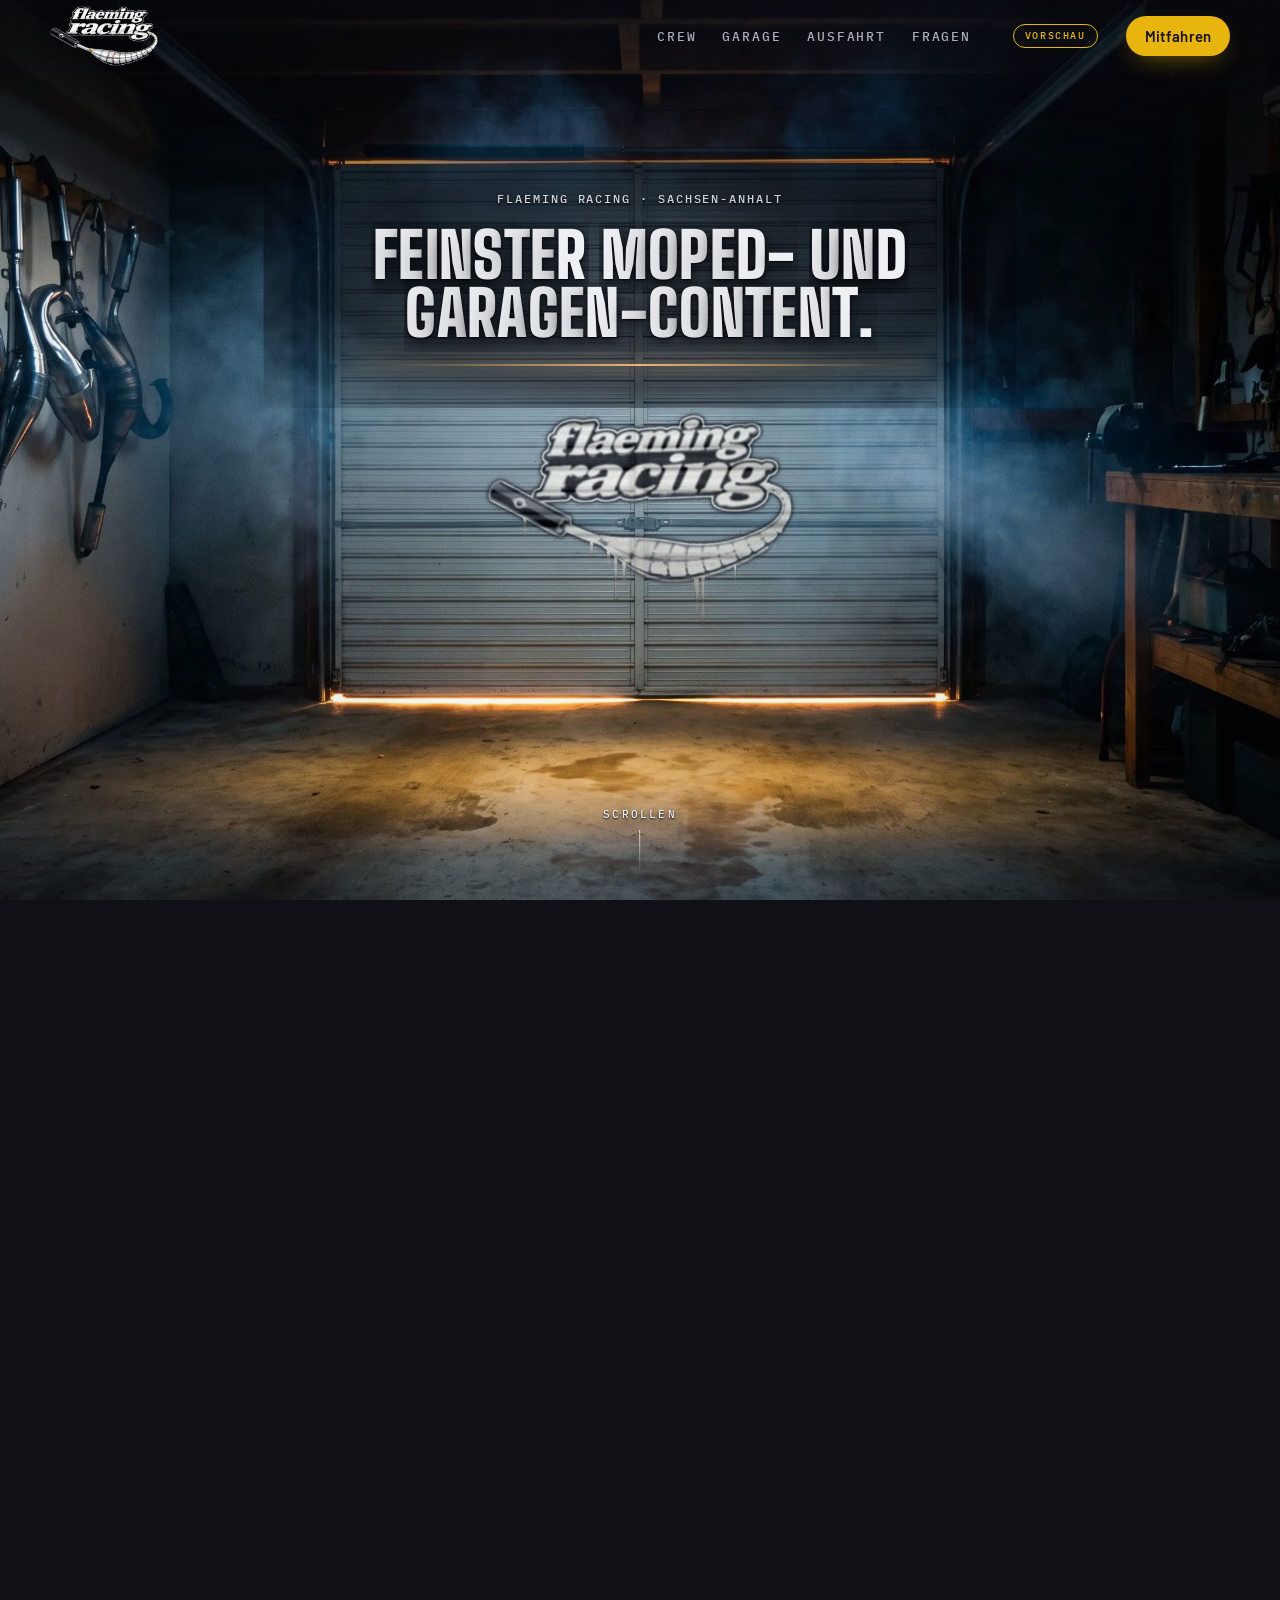
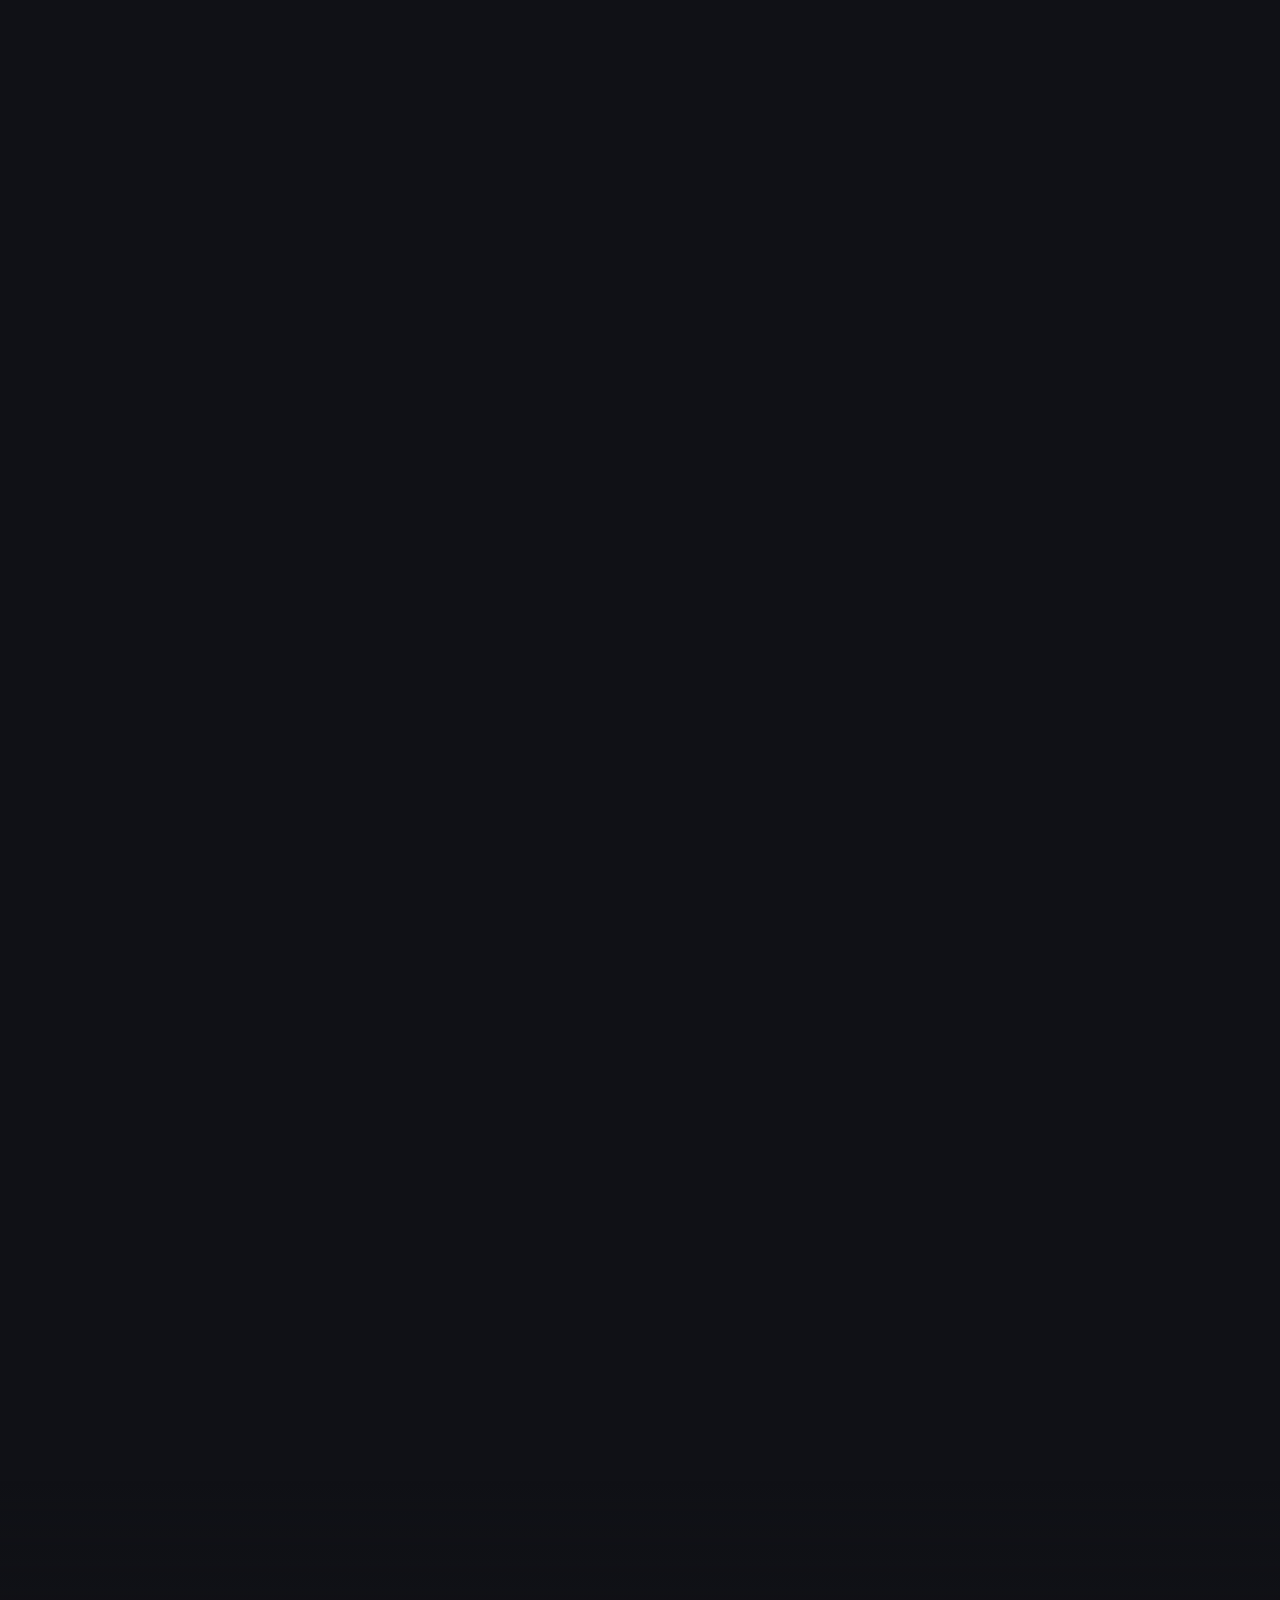
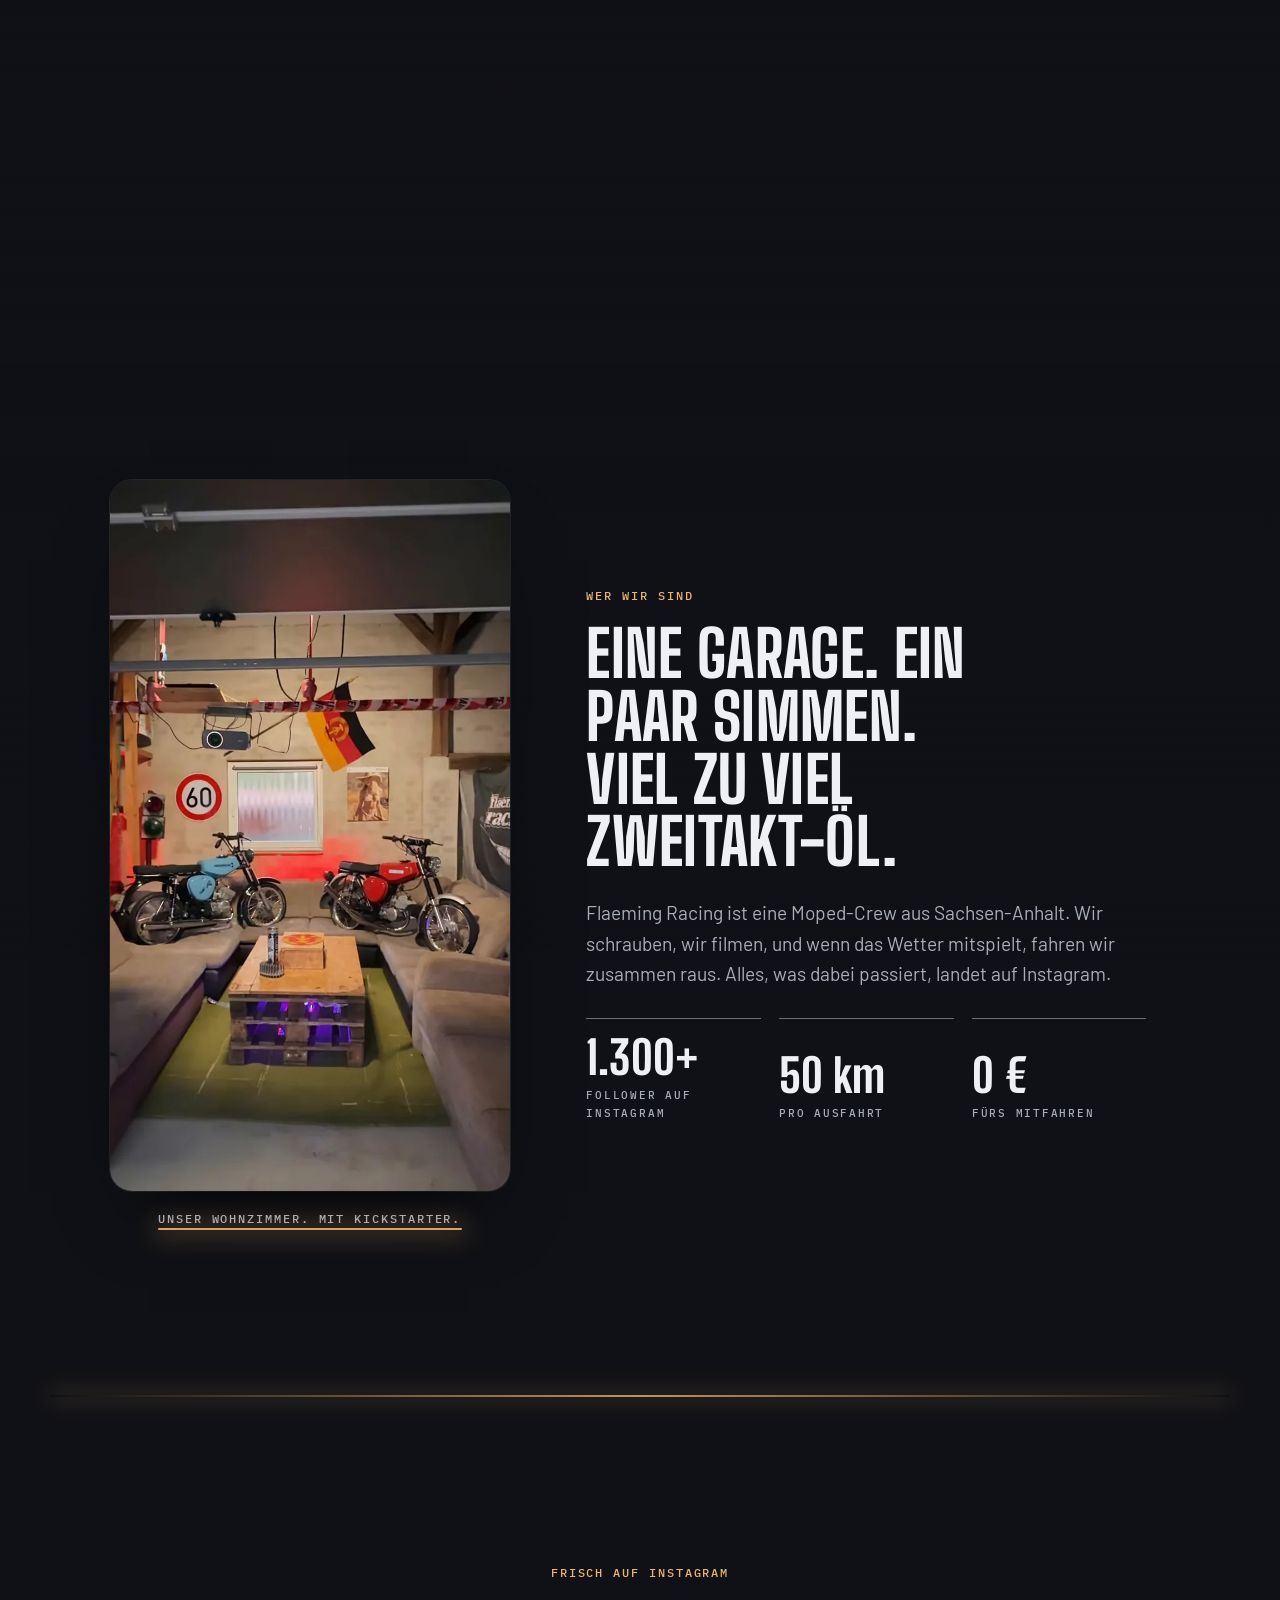
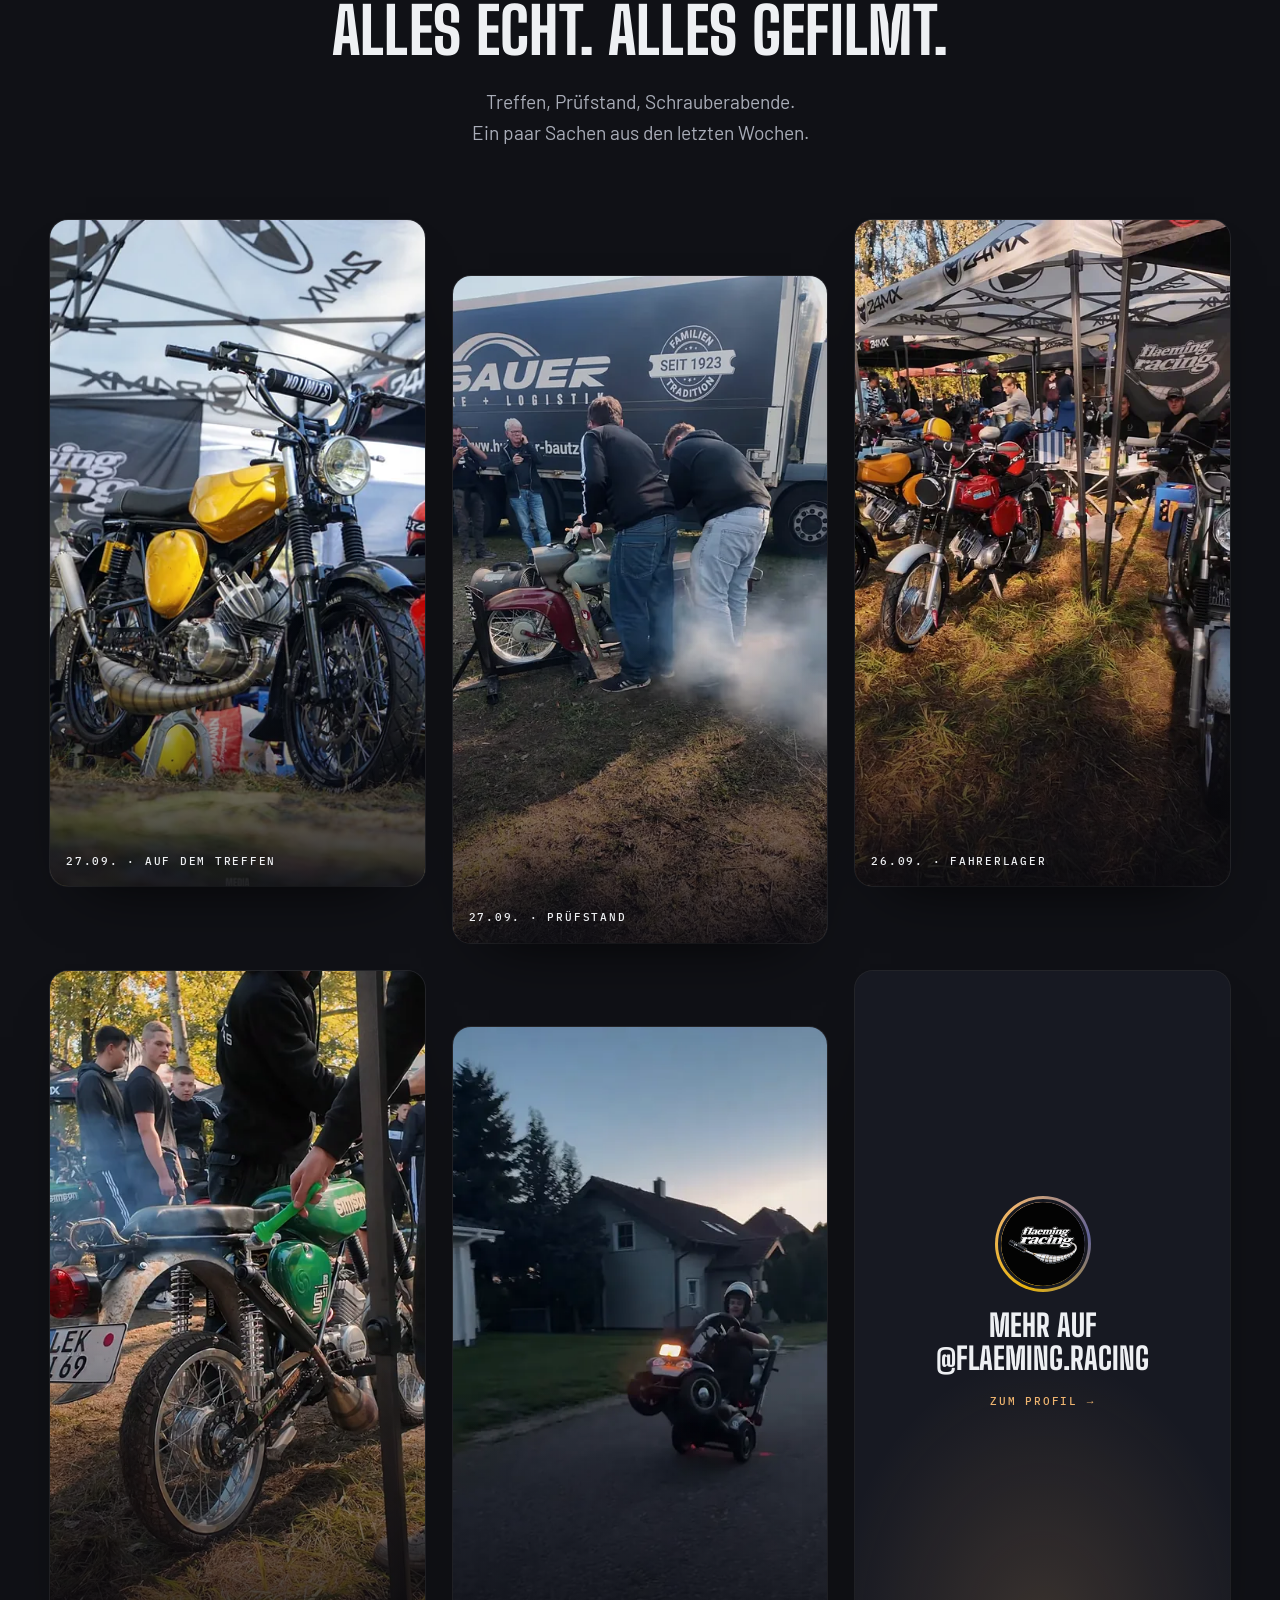
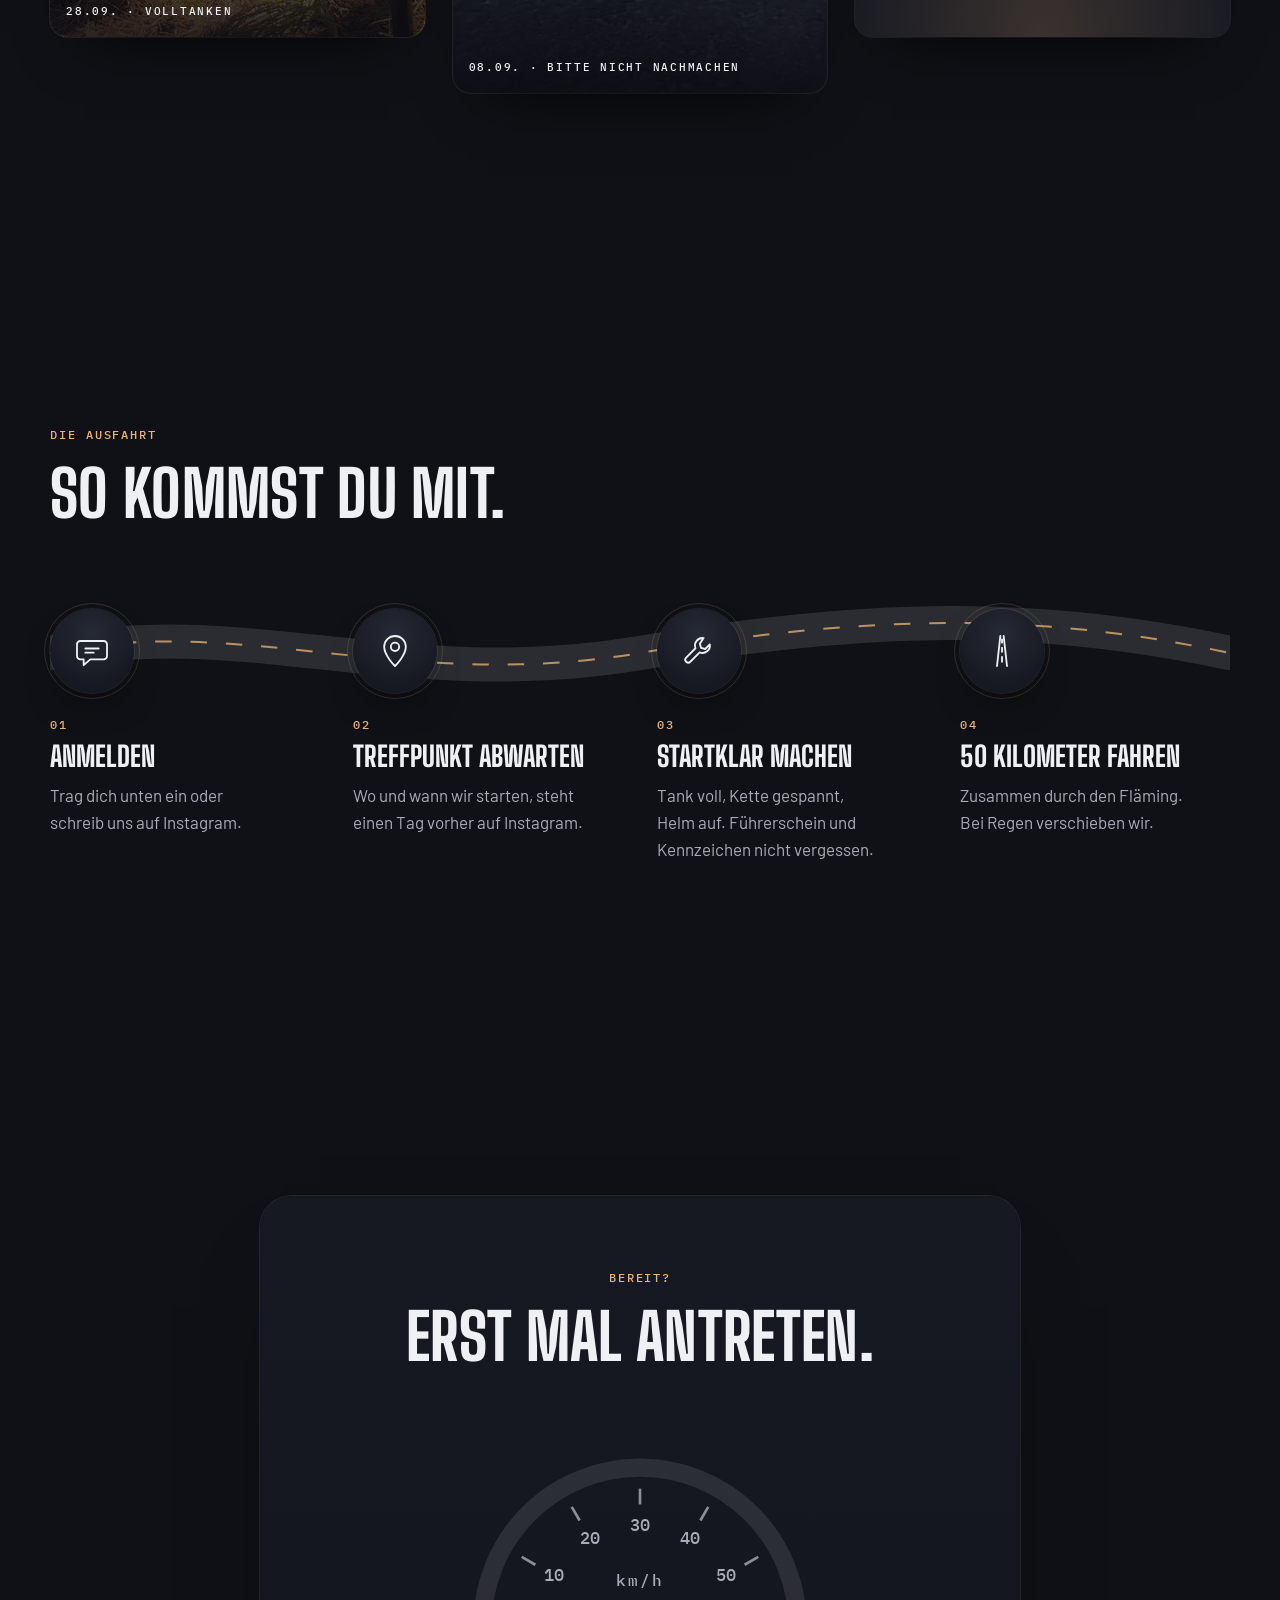
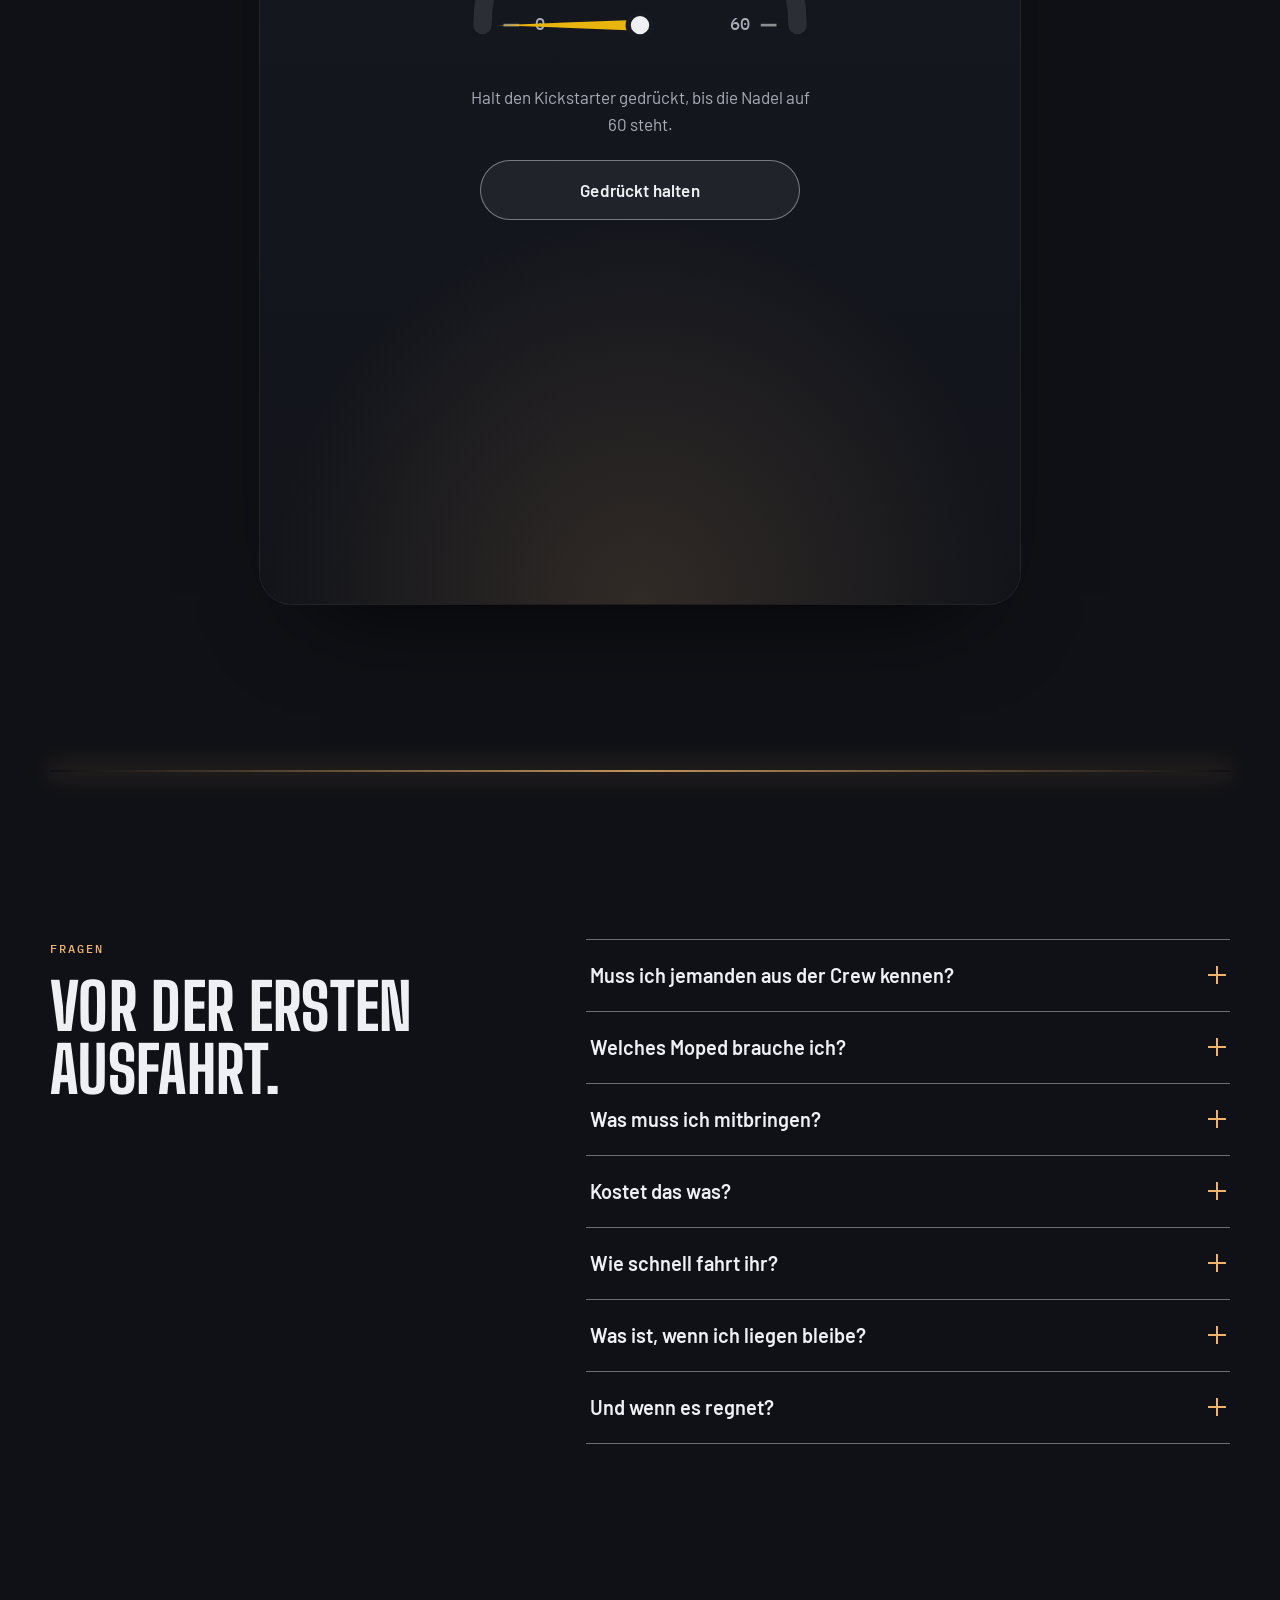
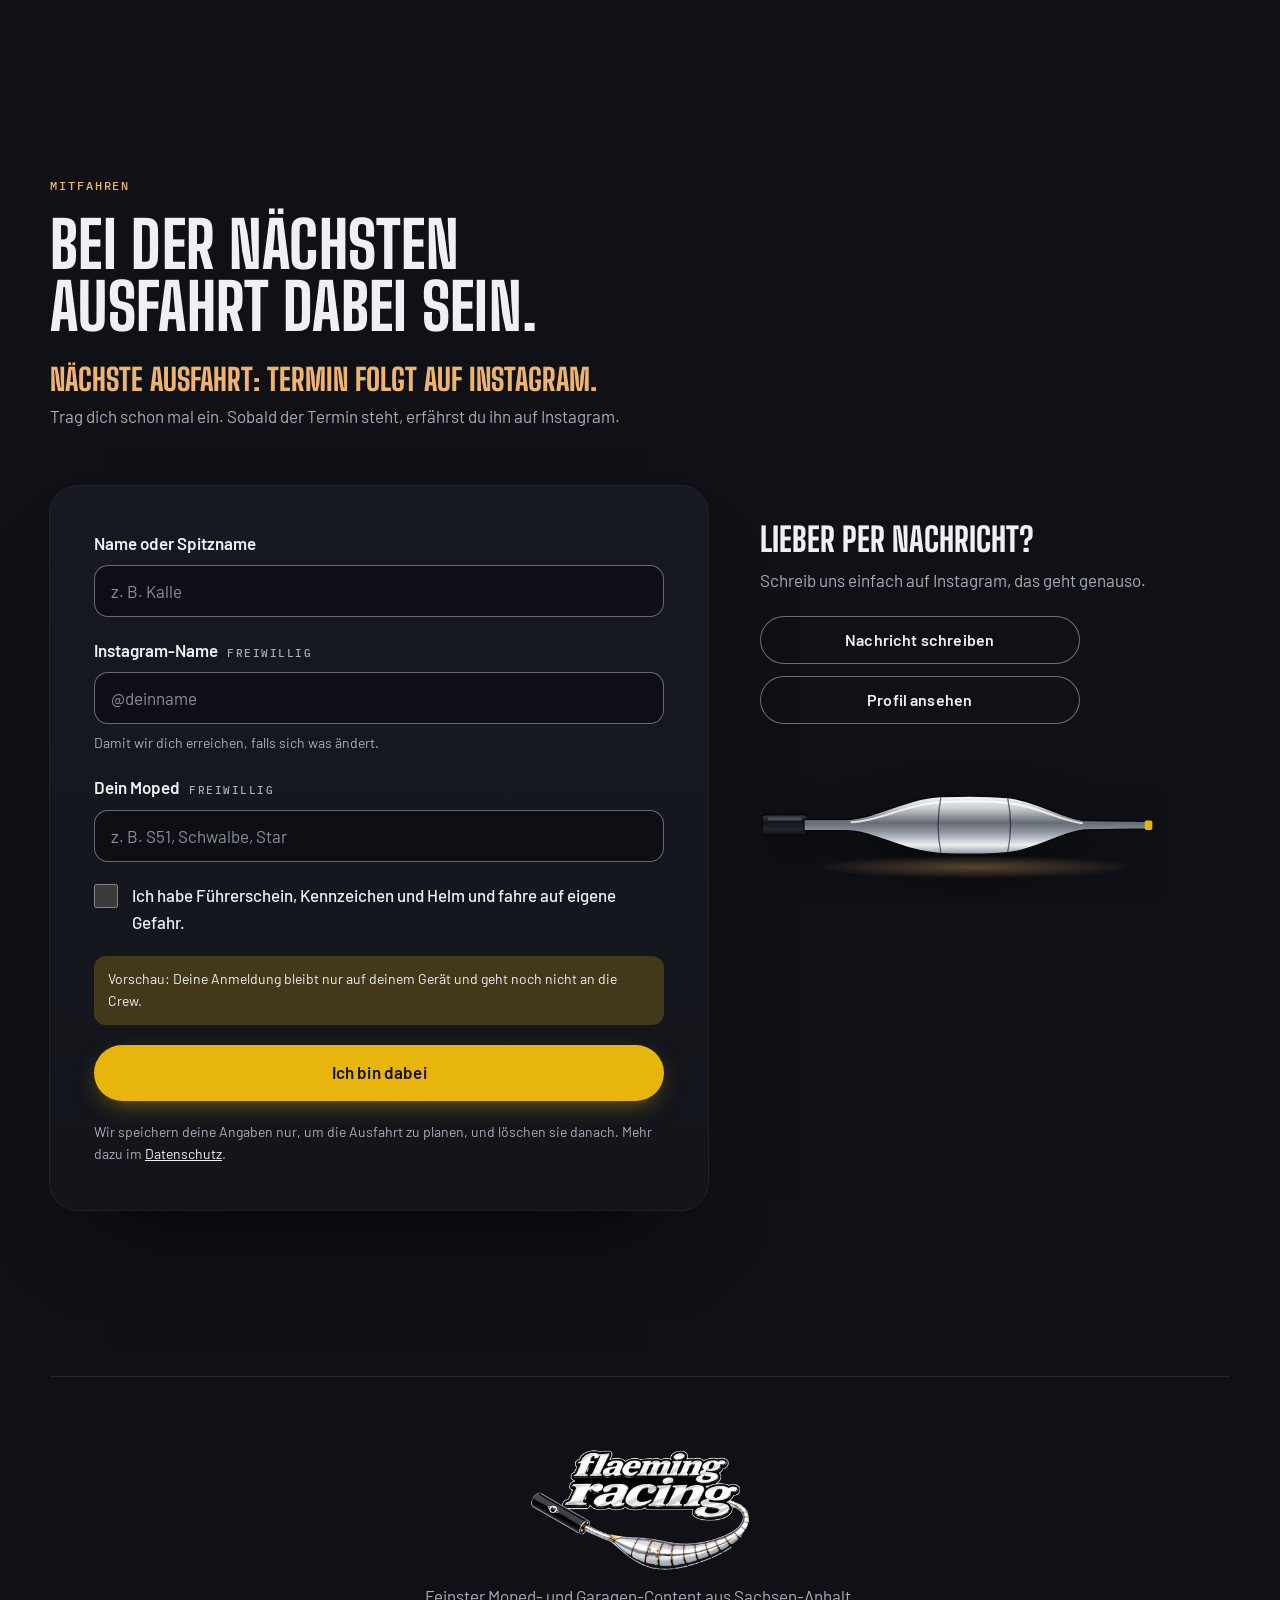
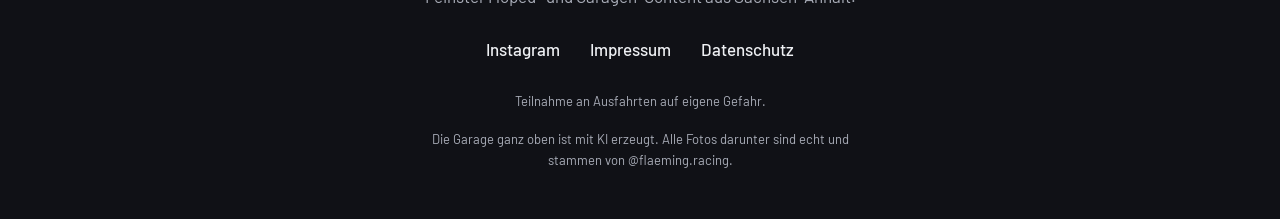
<file: index.html>
<!doctype html>
<html lang="de">
<head>
<meta charset="utf-8">
<meta name="viewport" content="width=device-width, initial-scale=1, viewport-fit=cover">
<title>Flaeming Racing · Moped-Ausfahrten und Garagen-Content</title>
<meta name="description" content="Flaeming Racing ist eine Moped-Crew aus Sachsen-Anhalt: Simsons, Garage, Instagram und Ausfahrten durch den Fläming. Melde dich zur nächsten Ausfahrt an, Mitfahren ist kostenlos.">
<!-- VORSCHAU: Für den echten Start „fr-modus“ auf „live“ stellen und die robots-Zeile entfernen. -->
<meta name="fr-modus" content="vorschau">
<meta name="robots" content="noindex, nofollow">
<meta name="theme-color" content="#101116">
<meta name="color-scheme" content="dark">
<link rel="icon" href="data:image/svg+xml,%3Csvg xmlns='http://www.w3.org/2000/svg' viewBox='0 0 64 64'%3E%3Crect width='64' height='64' rx='14' fill='%23101116'/%3E%3Cdefs%3E%3ClinearGradient id='c' x1='0' y1='0' x2='0' y2='1'%3E%3Cstop offset='0' stop-color='%23f4f5f7'/%3E%3Cstop offset='.55' stop-color='%23969ba6'/%3E%3Cstop offset='1' stop-color='%23e3e6ea'/%3E%3C/linearGradient%3E%3C/defs%3E%3Cpath d='M7 30h7c6 0 9-8 19-8 9 0 14 4 18 8l5 2v4l-5 2c-4 4-9 8-18 8-10 0-13-8-19-8H7z' fill='url(%23c)'/%3E%3Crect x='51' y='31' width='8' height='6' rx='2' fill='%23e8b40e'/%3E%3C/svg%3E">
<link rel="preload" href="assets/fonts/big-shoulders-display.woff2" as="font" type="font/woff2" crossorigin>
<link rel="preload" href="assets/fonts/barlow-400.woff2" as="font" type="font/woff2" crossorigin>
<link rel="stylesheet" href="assets/fonts/fonts.css">
<link rel="stylesheet" href="assets/css/site.css">
<!-- DEPLOY STEP: og:url und og:image brauchen die echte Adresse der Seite (absolute URLs). Jetzt: Vorschau-Adresse. -->
<meta property="og:type" content="website">
<meta property="og:locale" content="de_DE">
<meta property="og:title" content="Flaeming Racing · Fahr mit uns raus">
<meta property="og:description" content="Moped-Crew aus Sachsen-Anhalt. Simsons, Garage und Ausfahrten durch den Fläming. 50 Kilometer, kostenlos.">
<meta property="og:url" content="https://finnmarinov-lgtm.github.io/flaeming-racing-vorschau/">
<meta property="og:image" content="https://finnmarinov-lgtm.github.io/flaeming-racing-vorschau/assets/og-bild.jpg">
<meta property="og:image:width" content="1200">
<meta property="og:image:height" content="630">
<meta name="twitter:card" content="summary_large_image">
<script>document.documentElement.classList.add('js');if(!matchMedia('(prefers-reduced-motion: reduce)').matches)document.documentElement.classList.add('scrub');</script>
</head>
<body>
<a class="skip" href="#main">Zum Inhalt springen</a>

<div class="env" aria-hidden="true">
  <div class="env-glow"></div>
  <div class="env-haze h1"></div><div class="env-haze h2"></div><div class="env-haze h3"></div>
  <div class="env-grain"></div>
</div>

<header class="nav" id="nav">
  <a class="nav-logo" href="#top" aria-label="Flaeming Racing, nach oben">
    <img src="assets/bilder/logo-360.webp" srcset="assets/bilder/logo-360.webp 360w, assets/bilder/logo-720.webp 721w" sizes="110px" alt="Flaeming Racing" width="721" height="400">
  </a>
  <nav class="nav-links" aria-label="Abschnitte">
    <a href="#crew">Crew</a>
    <a href="#garage">Garage</a>
    <a href="#ausfahrt">Ausfahrt</a>
    <a href="#fragen">Fragen</a>
  </nav>
  <span class="vorschau-chip mono" title="Diese Seite ist eine Vorschau">Vorschau</span>
  <a class="btn btn-gelb btn-klein" href="#mitfahren">Mitfahren</a>
</header>

<main id="main" tabindex="-1">

  <!-- ===== Held: das Garagentor ===== -->
  <section class="hero" id="top" aria-label="Flaeming Racing">
    <div class="wrap">
      <div class="stage" id="stage" aria-hidden="true">
        <img class="lay offen" data-src="assets/hero/garage-offen.webp" alt="" width="2752" height="1536" decoding="async" fetchpriority="high">
        <div class="lay beam"></div>
        <img class="lay waende" data-src="assets/hero/garage-zu-waende.webp" alt="" width="2752" height="1536" decoding="async" fetchpriority="high">
        <div class="torclip"><img data-src="assets/hero/tor.webp" alt="" width="1024" height="934" decoding="async" fetchpriority="high"></div>
        <div class="torglow"></div>
        <div class="dunst-ebene"><div class="dunst d1"></div><div class="dunst d2"></div><div class="dunst d3"></div></div>
      </div>
      <div class="scrim" aria-hidden="true"></div>
      <div class="ecke ecke-l" id="ecke-l" aria-hidden="true"></div>
      <div class="ecke ecke-r" id="ecke-r" aria-hidden="true"></div>
      <div class="nachtschleier" id="nachtschleier" aria-hidden="true"></div>

      <div class="bands" id="bands">
        <div class="band b1" data-a="0" data-b="0.22" data-ramp="0.05">
          <p class="kicker">Flaeming Racing · Sachsen-Anhalt</p>
          <h1 class="h-held split" data-fx="spalt">Feinster Moped- und Garagen-Content.</h1>
          <span class="spaltlinie" aria-hidden="true"></span>
        </div>
        <div class="band b2" data-a="0.26" data-b="0.48">
          <p class="h-band split" data-fx="heben">Hier wird geschraubt.</p>
          <p class="unter split" data-fx="heben">Simsons, Chrom und Zweitakt-Dunst.</p>
        </div>
        <div class="band b3" data-a="0.52" data-b="0.74" data-ramp="0.04">
          <div class="blur-paar">
            <p class="h-band weich" aria-hidden="true">Bis das Tor aufgeht.</p>
            <p class="h-band scharf">Bis das Tor aufgeht.</p>
          </div>
        </div>
        <div class="band b4" data-a="0.78" data-b="1">
          <h2 class="h-held split" data-fx="wort">Fahr mit uns raus.</h2>
          <p class="unter staffel-s">Moped-Ausfahrten durch den Fläming. 50&nbsp;Kilometer, eine Crew, kostenlos.</p>
          <div class="knoepfe staffel-b">
            <a class="btn btn-gelb" href="#mitfahren">Bei der nächsten Ausfahrt dabei sein</a>
            <a class="btn btn-glas" href="https://www.instagram.com/flaeming.racing/" target="_blank" rel="noopener">Auf Instagram folgen</a>
          </div>
        </div>
      </div>

      <!-- Standbild-Text: ohne JavaScript und bei reduzierter Bewegung -->
      <div class="statisch">
        <p class="kicker">Flaeming Racing · Sachsen-Anhalt</p>
        <p class="h-held">Fahr mit uns raus.</p>
        <p class="unter">Feinster Moped- und Garagen-Content. Und Ausfahrten durch den Fläming, 50&nbsp;Kilometer, kostenlos.</p>
        <div class="knoepfe">
          <a class="btn btn-gelb" href="#mitfahren">Bei der nächsten Ausfahrt dabei sein</a>
          <a class="btn btn-glas" href="https://www.instagram.com/flaeming.racing/" target="_blank" rel="noopener">Auf Instagram folgen</a>
        </div>
      </div>

      <div class="cue" aria-hidden="true"><span>Scrollen</span><i></i></div>
      <svg class="ring" viewBox="0 0 48 48" aria-hidden="true"><circle cx="24" cy="24" r="20" fill="none" stroke="currentColor" stroke-width="3" stroke-dasharray="126" style="stroke-dashoffset:var(--ld,126)"/></svg>
    </div>
  </section>

  <!-- Übergang: Die Nacht schiebt sich über die stehende Szene (nur mit Torfahrt) -->
  <div class="nacht" aria-hidden="true"></div>

  <!-- Markenzeichen: der Auspuff zieht sich durch die Seite -->
  <div class="auspuff-feld" id="auspuff" aria-hidden="true">
    <svg class="auspuff" preserveAspectRatio="none">
      <defs>
        <linearGradient id="chrom" gradientUnits="userSpaceOnUse" x1="41" y1="0" x2="51" y2="0">
          <stop offset="0" stop-color="#4b5059"/>
          <stop offset=".3" stop-color="#f4f5f7"/>
          <stop offset=".55" stop-color="#8f959f"/>
          <stop offset=".82" stop-color="#d9dde2"/>
          <stop offset="1" stop-color="#4b5059"/>
        </linearGradient>
      </defs>
      <path class="rohr-glut" d=""/>
      <path class="rohr-kante" d=""/>
      <path class="rohr" d=""/>
      <circle class="rohr-ende" r="7" cx="46" cy="0"/>
    </svg>
  </div>

  <!-- ===== A. Crew ===== -->
  <section class="sek crew" id="crew" aria-labelledby="crew-h">
    <div class="crew-bild reveal">
      <figure>
        <img src="assets/bilder/garage-wohnzimmer-720.webp" srcset="assets/bilder/garage-wohnzimmer-720.webp 720w, assets/bilder/garage-wohnzimmer-1080.webp 1080w" sizes="(max-width: 960px) 320px, 400px" alt="Garage von Flaeming Racing als Wohnzimmer: Sofa, Paletten-Tisch, eine blaue und eine rote Simson, an der Wand ein 60er-Schild und das Banner der Crew" width="1080" height="1920" loading="lazy" decoding="async">
        <figcaption class="mono">Unser Wohnzimmer. Mit Kickstarter.</figcaption>
      </figure>
    </div>
    <div class="crew-text">
      <p class="kicker reveal">Wer wir sind</p>
      <h2 class="h-sek reveal" id="crew-h">Eine Garage. Ein paar Simmen. Viel zu viel Zweitakt-Öl.</h2>
      <p class="lead reveal">Flaeming Racing ist eine Moped-Crew aus Sachsen-Anhalt. Wir schrauben, wir filmen, und wenn das Wetter mitspielt, fahren wir zusammen raus. Alles, was dabei passiert, landet auf Instagram.</p>
      <dl class="zahlen reveal">
        <div><dt class="mono">Follower auf Instagram</dt><dd><span class="zaehler" data-ziel="1300">1.300</span>+</dd></div>
        <div><dt class="mono">pro Ausfahrt</dt><dd><span class="zaehler" data-ziel="50">50</span> km</dd></div>
        <div><dt class="mono">fürs Mitfahren</dt><dd><span class="zaehler" data-ziel="0">0</span> €</dd></div>
      </dl>
    </div>
  </section>

  <div class="spalt" aria-hidden="true"></div>

  <!-- ===== B. Garage: echte Beiträge von Instagram ===== -->
  <section class="sek garage" id="garage" aria-labelledby="garage-h">
    <div class="garage-kopf">
      <p class="kicker reveal">Frisch auf Instagram</p>
      <h2 class="h-sek reveal" id="garage-h">Alles echt. Alles gefilmt.</h2>
      <p class="lead reveal">Treffen, Prüfstand, Schrauberabende. Ein paar Sachen aus den letzten Wochen.</p>
    </div>
    <ul class="raster" role="list">
      <li class="kachel reveal"><a href="https://www.instagram.com/flaeming.racing/p/DdzESLVi9JG/" target="_blank" rel="noopener">
        <img src="assets/bilder/treffen-gelbe-480.webp" srcset="assets/bilder/treffen-gelbe-480.webp 480w, assets/bilder/treffen-gelbe-720.webp 720w" sizes="(max-width: 720px) 46vw, (max-width: 1240px) 31vw, 380px" width="720" height="960" loading="lazy" decoding="async">
        <span class="kachel-txt mono">27.09. · Auf dem Treffen</span></a></li>
      <li class="kachel reveal"><a href="https://www.instagram.com/flaeming.racing/reel/DdzTU5aCXcE/" target="_blank" rel="noopener">
        <img src="assets/bilder/pruefstand-480.webp" srcset="assets/bilder/pruefstand-480.webp 480w, assets/bilder/pruefstand-720.webp 720w" sizes="(max-width: 720px) 46vw, (max-width: 1240px) 31vw, 380px" width="720" height="1280" loading="lazy" decoding="async">
        <span class="kachel-txt mono">27.09. · Prüfstand</span></a></li>
      <li class="kachel reveal"><a href="https://www.instagram.com/flaeming.racing/reel/DdwSJoAoBmD/" target="_blank" rel="noopener">
        <img src="assets/bilder/fahrerlager-480.webp" srcset="assets/bilder/fahrerlager-480.webp 480w, assets/bilder/fahrerlager-720.webp 720w" sizes="(max-width: 720px) 46vw, (max-width: 1240px) 31vw, 380px" width="720" height="1280" loading="lazy" decoding="async">
        <span class="kachel-txt mono">26.09. · Fahrerlager</span></a></li>
      <li class="kachel reveal"><a href="https://www.instagram.com/flaeming.racing/reel/Dd1nuv1Kb8-/" target="_blank" rel="noopener">
        <img src="assets/bilder/volltanken-480.webp" srcset="assets/bilder/volltanken-480.webp 480w, assets/bilder/volltanken-720.webp 720w" sizes="(max-width: 720px) 46vw, (max-width: 1240px) 31vw, 380px" width="720" height="1280" loading="lazy" decoding="async">
        <span class="kachel-txt mono">28.09. · Volltanken</span></a></li>
      <li class="kachel reveal"><a href="https://www.instagram.com/flaeming.racing/reel/DdCWpA1iiBT/" target="_blank" rel="noopener">
        <img src="assets/bilder/feierabendrunde-480.webp" srcset="assets/bilder/feierabendrunde-480.webp 480w, assets/bilder/feierabendrunde-720.webp 720w" sizes="(max-width: 720px) 46vw, (max-width: 1240px) 31vw, 380px" width="720" height="1280" loading="lazy" decoding="async">
        <span class="kachel-txt mono">08.09. · Bitte nicht nachmachen</span></a></li>
      <li class="kachel kachel-mehr reveal"><a href="https://www.instagram.com/flaeming.racing/" target="_blank" rel="noopener">
        <span class="mehr-ring" aria-hidden="true"><img src="assets/bilder/logo-rund.webp" alt="" width="300" height="300" loading="lazy"></span>
        <span class="mehr-txt">Mehr auf<br>@flaeming.racing</span>
        <span class="mono mehr-pfeil" aria-hidden="true">Zum Profil →</span></a></li>
    </ul>
  </section>

  <!-- ===== C. Ausfahrt: so kommst du mit ===== -->
  <section class="sek ausfahrt" id="ausfahrt" aria-labelledby="ausfahrt-h">
    <div class="ausfahrt-kopf">
      <p class="kicker reveal">Die Ausfahrt</p>
      <h2 class="h-sek reveal" id="ausfahrt-h">So kommst du mit.</h2>
    </div>
    <div class="strecke" id="strecke">
      <svg class="strasse" viewBox="0 0 1000 120" preserveAspectRatio="none" aria-hidden="true">
        <path class="strasse-rand" d="M0 60 C 160 20, 300 100, 500 60 S 840 20, 1000 60"/>
        <path class="strasse-mitte" d="M0 60 C 160 20, 300 100, 500 60 S 840 20, 1000 60"/>
      </svg>
      <ol class="stationen" role="list">
        <li class="station reveal">
          <span class="symbol" aria-hidden="true"><svg viewBox="0 0 48 48"><path d="M10 12h28a4 4 0 0 1 4 4v14a4 4 0 0 1-4 4H22l-8 7v-7h-4a4 4 0 0 1-4-4V16a4 4 0 0 1 4-4z"/><path d="M16 21h16M16 26h10"/></svg></span>
          <span class="nr mono">01</span>
          <h3>Anmelden</h3>
          <p>Trag dich unten ein oder schreib uns auf Instagram.</p>
        </li>
        <li class="station reveal">
          <span class="symbol" aria-hidden="true"><svg viewBox="0 0 48 48"><path d="M24 42s13-12.5 13-23a13 13 0 0 0-26 0c0 10.5 13 23 13 23z"/><circle cx="24" cy="19" r="5"/></svg></span>
          <span class="nr mono">02</span>
          <h3>Treffpunkt abwarten</h3>
          <p>Wo und wann wir starten, steht einen Tag vorher auf Instagram.</p>
        </li>
        <li class="station reveal">
          <span class="symbol" aria-hidden="true"><svg viewBox="0 0 48 48"><path d="M29.5 8.5a9 9 0 0 0-9.7 12.2L8.6 31.9a3.5 3.5 0 0 0 5 5l11.2-11.2a9 9 0 0 0 12.2-9.7l-5.6 5.6-5-1.4-1.4-5z"/></svg></span>
          <span class="nr mono">03</span>
          <h3>Startklar machen</h3>
          <p>Tank voll, Kette gespannt, Helm auf. Führerschein und Kennzeichen nicht vergessen.</p>
        </li>
        <li class="station reveal">
          <span class="symbol" aria-hidden="true"><svg viewBox="0 0 48 48"><path d="M18 42 22 6M30 42 26 6"/><path d="M24 10v4M24 20v5M24 31v6"/></svg></span>
          <span class="nr mono">04</span>
          <h3>50 Kilometer fahren</h3>
          <p>Zusammen durch den Fläming. Bei Regen verschieben wir.</p>
        </li>
      </ol>
    </div>
  </section>

  <!-- ===== D. Antreten: der eine Mitmach-Moment ===== -->
  <section class="sek antreten" id="antreten" aria-labelledby="antreten-h">
    <div class="antreten-box">
      <p class="kicker reveal">Bereit?</p>
      <h2 class="h-sek reveal" id="antreten-h">Erst mal antreten.</h2>
      <div class="tacho" id="tacho" aria-hidden="true">
        <svg viewBox="0 0 320 200">
          <defs>
            <linearGradient id="skala" x1="0" y1="0" x2="1" y2="0">
              <stop offset="0" stop-color="#616399"/><stop offset=".7" stop-color="#eeb46f"/><stop offset="1" stop-color="#e8b40e"/>
            </linearGradient>
          </defs>
          <path class="tacho-bahn" d="M40 170 A120 120 0 0 1 280 170"/>
          <path class="tacho-fuell" id="tacho-fuell" d="M40 170 A120 120 0 0 1 280 170" pathLength="100"/>
          <g class="tacho-striche" id="tacho-striche"></g>
          <g class="tacho-nadel" id="tacho-nadel"><path d="M160 170 L156 166 L160 62 L164 166 Z"/><circle cx="160" cy="170" r="9"/></g>
          <text class="tacho-kmh" x="160" y="140" text-anchor="middle">km/h</text>
        </svg>
        <div class="paff"><i></i><i></i><i></i><i></i><i></i></div>
      </div>
      <p class="antreten-hilfe reveal" id="antreten-hilfe">Halt den Kickstarter gedrückt, bis die Nadel auf 60 steht.</p>
      <button class="btn btn-kick reveal" id="kick" type="button"><span class="kick-fuell" aria-hidden="true"></span><span class="kick-txt">Gedrückt halten</span></button>
      <p class="laeuft" id="laeuft" aria-live="polite"></p>
      <div class="termin-karte" id="termin-karte">
        <p class="mono">Nächste Ausfahrt</p>
        <p class="termin-zeile" data-termin="zeile">Termin folgt auf Instagram.</p>
        <p class="termin-info" data-termin="info">Trag dich schon mal ein. Sobald der Termin steht, erfährst du ihn auf Instagram.</p>
        <a class="btn btn-gelb" href="#mitfahren">Jetzt anmelden</a>
      </div>
    </div>
  </section>

  <div class="spalt" aria-hidden="true"></div>

  <!-- ===== E. Fragen ===== -->
  <section class="sek fragen" id="fragen" aria-labelledby="fragen-h">
    <div class="fragen-kopf">
      <p class="kicker reveal">Fragen</p>
      <h2 class="h-sek reveal" id="fragen-h">Vor der ersten Ausfahrt.</h2>
    </div>
    <div class="fragen-liste">
      <details class="frage reveal"><summary>Muss ich jemanden aus der Crew kennen?</summary><p>Nein. Meld dich an, komm zum Treffpunkt und sag Hallo. Mehr braucht es nicht.</p></details>
      <details class="frage reveal"><summary>Welches Moped brauche ich?</summary><p>Jedes Moped mit Kennzeichen. Simson ist gern gesehen, aber kein Muss.</p></details>
      <details class="frage reveal"><summary>Was muss ich mitbringen?</summary><p>Führerschein, Versicherungskennzeichen, Helm und ein Moped, das 50 Kilometer schafft. Werkzeug und eine Ersatzzündkerze schaden nie.</p></details>
      <details class="frage reveal"><summary>Kostet das was?</summary><p>Nein. Mitfahren ist kostenlos, du zahlst nur deinen Sprit.</p></details>
      <details class="frage reveal"><summary>Wie schnell fahrt ihr?</summary><p>Wir fahren zusammen, nicht gegeneinander. Es gelten die Regeln der StVO.</p></details>
      <details class="frage reveal"><summary>Was ist, wenn ich liegen bleibe?</summary><p>Pannen gehören zur Simme. Trotzdem gilt: Die Teilnahme ist auf eigene Gefahr, jeder haftet für sich selbst. Für Schäden, Unfälle oder Defekte übernehmen wir keine Haftung.</p></details>
      <details class="frage reveal"><summary>Und wenn es regnet?</summary><p>Dann verschieben wir. Den neuen Termin findest du auf Instagram und hier auf der Seite.</p></details>
    </div>
  </section>

  <!-- ===== F. Mitfahren: das eine Ziel ===== -->
  <section class="sek mitfahren" id="mitfahren" aria-labelledby="mitfahren-h">
    <div class="mitfahren-kopf">
      <p class="kicker reveal">Mitfahren</p>
      <h2 class="h-sek reveal" id="mitfahren-h">Bei der nächsten Ausfahrt dabei sein.</h2>
      <p class="termin-zeile reveal" data-termin="zeile">Nächste Ausfahrt: Termin folgt auf Instagram.</p>
      <p class="termin-info reveal" data-termin="info">Trag dich schon mal ein. Sobald der Termin steht, erfährst du ihn auf Instagram.</p>
    </div>
    <div class="mitfahren-grid">
      <form class="formular reveal" id="formular" novalidate>
        <div class="feld">
          <label for="f-name">Name oder Spitzname</label>
          <input id="f-name" name="name" type="text" maxlength="40" autocomplete="nickname" placeholder="z. B. Kalle" required>
        </div>
        <div class="feld">
          <label for="f-insta">Instagram-Name <span class="frei">freiwillig</span></label>
          <input id="f-insta" name="instagram" type="text" maxlength="31" autocomplete="off" autocapitalize="none" spellcheck="false" placeholder="@deinname" aria-describedby="f-insta-hilfe">
          <p class="hilfe" id="f-insta-hilfe">Damit wir dich erreichen, falls sich was ändert.</p>
        </div>
        <div class="feld">
          <label for="f-moped">Dein Moped <span class="frei">freiwillig</span></label>
          <input id="f-moped" name="moped" type="text" maxlength="40" autocomplete="off" placeholder="z. B. S51, Schwalbe, Star">
        </div>
        <div class="feld feld-haken">
          <input id="f-ok" name="ok" type="checkbox" required>
          <label for="f-ok">Ich habe Führerschein, Kennzeichen und Helm und fahre auf eigene Gefahr.</label>
        </div>
        <div class="honig" aria-hidden="true"><label for="f-web">Webseite</label><input id="f-web" name="web" type="text" tabindex="-1" autocomplete="off"></div>
        <p class="fehler" id="f-fehler" role="alert"></p>
        <p class="vorschau-hinweis">Vorschau: Deine Anmeldung bleibt nur auf deinem Gerät und geht noch nicht an die Crew.</p>
        <button class="btn btn-gelb btn-gross" type="submit" id="f-senden">Ich bin dabei</button>
        <p class="hinweis">Wir speichern deine Angaben nur, um die Ausfahrt zu planen, und löschen sie danach. Mehr dazu im <a href="datenschutz.html">Datenschutz</a>.</p>
        <div class="erfolg" id="f-erfolg" tabindex="-1">
          <p class="erfolg-titel">Du stehst auf der Liste.</p>
          <p>Treffpunkt und Uhrzeit kommen einen Tag vorher auf Instagram. Folg uns, damit du sie nicht verpasst.</p>
          <a class="btn btn-gelb" href="https://www.instagram.com/flaeming.racing/" target="_blank" rel="noopener">Auf Instagram folgen</a>
        </div>
      </form>
      <aside class="nachricht reveal" aria-labelledby="nachricht-h">
        <h3 id="nachricht-h">Lieber per Nachricht?</h3>
        <p>Schreib uns einfach auf Instagram, das geht genauso.</p>
        <div class="knoepfe">
          <a class="btn btn-glas" href="https://ig.me/m/flaeming.racing" target="_blank" rel="noopener">Nachricht schreiben</a>
          <a class="btn btn-glas" href="https://www.instagram.com/flaeming.racing/" target="_blank" rel="noopener">Profil ansehen</a>
        </div>
        <svg class="birne" viewBox="0 0 420 120" aria-hidden="true">
          <defs>
            <linearGradient id="birne-chrom" x1="0" y1="0" x2="0" y2="1">
              <stop offset="0" stop-color="#f5f6f8"/><stop offset=".2" stop-color="#cdd1d7"/><stop offset=".46" stop-color="#666b75"/>
              <stop offset=".62" stop-color="#9097a1"/><stop offset=".84" stop-color="#eceef1"/><stop offset="1" stop-color="#8e949e"/>
            </linearGradient>
            <linearGradient id="birne-rohr" x1="0" y1="0" x2="0" y2="1">
              <stop offset="0" stop-color="#3a3e47"/><stop offset=".35" stop-color="#14161b"/><stop offset=".7" stop-color="#22252c"/><stop offset="1" stop-color="#0b0c10"/>
            </linearGradient>
            <radialGradient id="birne-schein" cx=".5" cy=".5" r=".5"><stop offset="0" stop-color="rgba(238,180,111,.35)"/><stop offset="1" stop-color="rgba(238,180,111,0)"/></radialGradient>
          </defs>
          <ellipse cx="225" cy="104" rx="170" ry="12" fill="url(#birne-schein)"/>
          <rect x="2" y="49" width="48" height="22" rx="4" fill="url(#birne-rohr)" stroke="#060709" stroke-width="1.5"/>
          <rect x="8" y="52" width="36" height="3" rx="1.5" fill="rgba(255,255,255,.18)"/>
          <path class="birne-koerper" d="M46 54 L90 54 C120 54 150 32 190 30 C215 29 240 29 260 31 C290 34 315 52 340 55 L410 56 L410 64 L340 65 C315 68 290 86 260 89 C240 91 215 91 190 90 C150 88 120 66 90 66 L46 66 Z" fill="url(#birne-chrom)" stroke="#07080b" stroke-width="1.6" stroke-linejoin="round"/>
          <path d="M96 57 C126 56 152 38 190 36 C228 34 250 35 262 37 C290 40 312 54 338 58" fill="none" stroke="rgba(255,255,255,.75)" stroke-width="2" stroke-linecap="round"/>
          <path d="M190 30.5 C186 50 186 70 190 89.5 M260 31 C264 50 264 70 260 89" fill="none" stroke="rgba(7,8,11,.55)" stroke-width="1.4"/>
          <rect x="404" y="55" width="8" height="10" rx="2" fill="#e8b40e"/>
        </svg>
      </aside>
    </div>
  </section>
</main>

<footer class="fuss">
  <div class="fuss-oben">
    <img class="fuss-logo" src="assets/bilder/logo-360.webp" srcset="assets/bilder/logo-360.webp 360w, assets/bilder/logo-720.webp 721w" sizes="220px" alt="Flaeming Racing" width="721" height="400" loading="lazy">
    <p>Feinster Moped- und Garagen-Content aus Sachsen-Anhalt.</p>
  </div>
  <nav class="fuss-links" aria-label="Rechtliches und Kontakt">
    <a href="https://www.instagram.com/flaeming.racing/" target="_blank" rel="noopener">Instagram</a>
    <a href="impressum.html">Impressum</a>
    <a href="datenschutz.html">Datenschutz</a>
  </nav>
  <p class="fuss-klein">Teilnahme an Ausfahrten auf eigene Gefahr.</p>
  <p class="fuss-klein">Die Garage ganz oben ist mit KI erzeugt. Alle Fotos darunter sind echt und stammen von @flaeming.racing.</p>
</footer>

<script src="assets/js/site.js" defer></script>
</body>
</html>
</file>
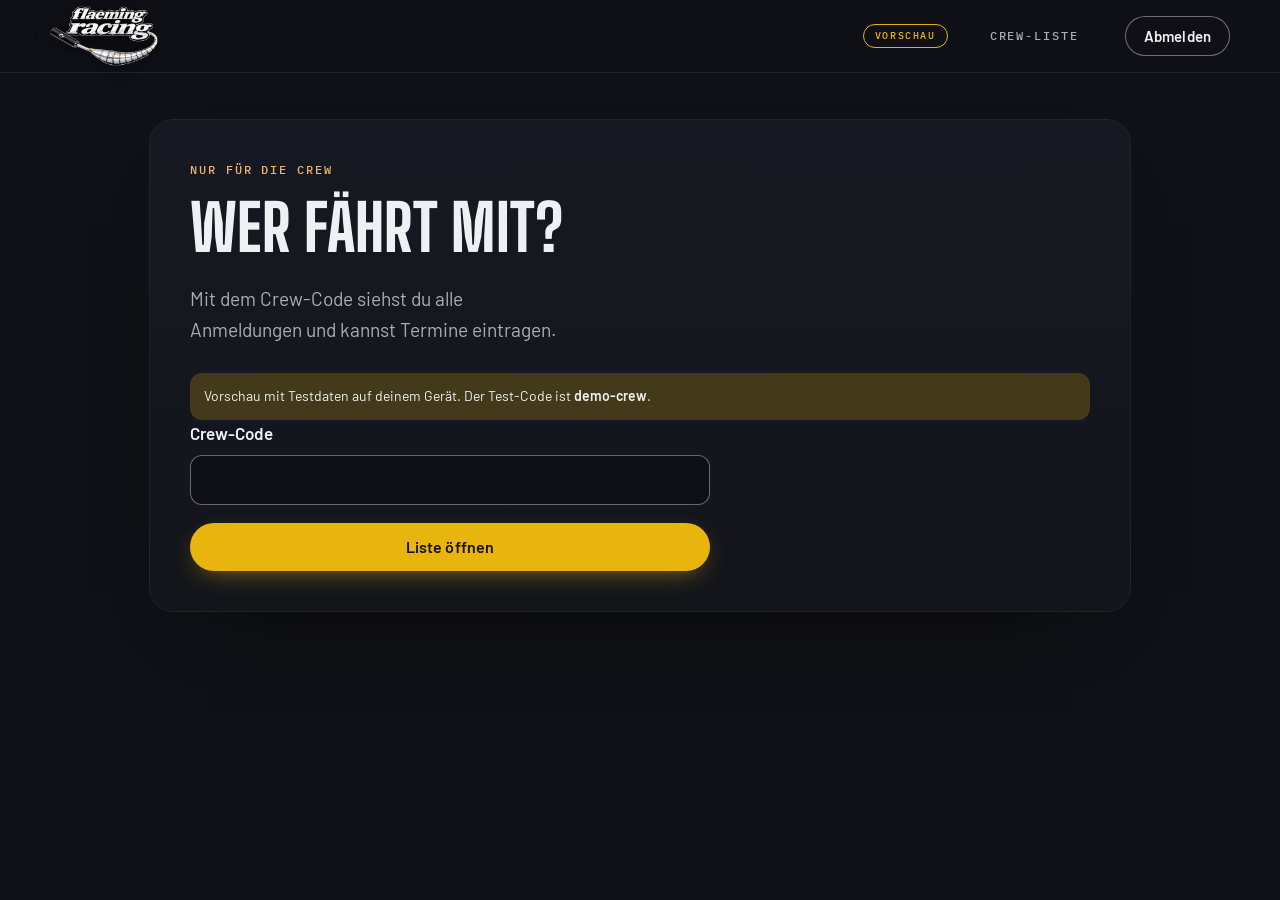
<file: crew.html>
<!doctype html>
<html lang="de">
<head>
<meta charset="utf-8">
<meta name="viewport" content="width=device-width, initial-scale=1, viewport-fit=cover">
<title>Crew-Liste · Flaeming Racing</title>
<meta name="robots" content="noindex, nofollow">
<!-- VORSCHAU: Für den echten Start „fr-modus“ auf „live“ stellen. -->
<meta name="fr-modus" content="vorschau">
<meta name="theme-color" content="#101116">
<meta name="color-scheme" content="dark">
<link rel="icon" href="data:image/svg+xml,%3Csvg xmlns='http://www.w3.org/2000/svg' viewBox='0 0 64 64'%3E%3Crect width='64' height='64' rx='14' fill='%23101116'/%3E%3Cpath d='M7 30h7c6 0 9-8 19-8 9 0 14 4 18 8l5 2v4l-5 2c-4 4-9 8-18 8-10 0-13-8-19-8H7z' fill='%23c9cdd3'/%3E%3Crect x='51' y='31' width='8' height='6' rx='2' fill='%23e8b40e'/%3E%3C/svg%3E">
<link rel="stylesheet" href="assets/fonts/fonts.css">
<link rel="stylesheet" href="assets/css/site.css">
<link rel="stylesheet" href="assets/css/crew.css">
</head>
<body class="crew-seite">
<header class="nav fest">
  <a class="nav-logo" href="index.html" aria-label="Zur Startseite">
    <img src="assets/bilder/logo-360.webp" srcset="assets/bilder/logo-360.webp 360w, assets/bilder/logo-720.webp 721w" sizes="110px" alt="Flaeming Racing" width="721" height="400">
  </a>
  <span class="vorschau-chip mono">Vorschau</span>
  <p class="crew-titel mono">Crew-Liste</p>
  <button class="btn btn-glas btn-klein" id="abmelden" type="button" hidden>Abmelden</button>
</header>

<main class="crew-main" id="main" tabindex="-1">
  <!-- Anmelden mit Crew-Code -->
  <section class="crew-karte" id="tuer">
    <p class="kicker">Nur für die Crew</p>
    <h1 class="h-sek">Wer fährt mit?</h1>
    <p class="lead">Mit dem Crew-Code siehst du alle Anmeldungen und kannst Termine eintragen.</p>
    <p class="vorschau-hinweis">Vorschau mit Testdaten auf deinem Gerät. Der Test-Code ist <strong>demo-crew</strong>.</p>
    <form id="code-form" class="crew-form" novalidate>
      <div class="feld">
        <label for="code">Crew-Code</label>
        <input id="code" type="password" autocomplete="current-password" required>
      </div>
      <p class="fehler" id="code-fehler" role="alert"></p>
      <button class="btn btn-gelb" type="submit">Liste öffnen</button>
    </form>
  </section>

  <!-- Die Liste -->
  <div id="liste" hidden>
    <section class="crew-karte">
      <h2 class="crew-h" id="termin-h">Termin eintragen</h2>
      <form id="termin-form" class="crew-form crew-raster" novalidate>
        <input type="hidden" id="t-id">
        <div class="feld"><label for="t-datum">Datum</label><input id="t-datum" type="date" required></div>
        <div class="feld"><label for="t-km">Kilometer <span class="frei">freiwillig</span></label><input id="t-km" type="number" min="1" max="1000" inputmode="numeric" placeholder="50"></div>
        <div class="feld"><label for="t-status">Status</label>
          <select id="t-status"><option value="geplant">geplant</option><option value="verschoben">verschoben</option><option value="abgesagt">abgesagt</option></select></div>
        <div class="feld feld-breit"><label for="t-hinweis">Hinweis <span class="frei">freiwillig</span></label><input id="t-hinweis" type="text" maxlength="140" placeholder="z. B. Verschoben wegen Regen"></div>
        <p class="fehler feld-breit" id="termin-fehler" role="alert"></p>
        <div class="knoepfe feld-breit">
          <button class="btn btn-gelb" type="submit" id="termin-speichern">Termin speichern</button>
          <button class="btn btn-glas" type="button" id="termin-neu" hidden>Neuer Termin statt Ändern</button>
        </div>
        <p class="hilfe feld-breit">Ein neuer Termin übernimmt alle Anmeldungen, die noch ohne Termin sind. Termine verschwinden 30 Tage nach der Ausfahrt von selbst, mit ihren Anmeldungen.</p>
      </form>
    </section>

    <div id="termine"></div>

    <section class="crew-karte crew-klein">
      <h2 class="crew-h">Crew-Code ändern</h2>
      <form id="neu-form" class="crew-form crew-raster" novalidate>
        <div class="feld"><label for="neu-code">Neuer Code</label><input id="neu-code" type="password" autocomplete="new-password" minlength="6"></div>
        <div class="feld"><label for="neu-code2">Noch einmal</label><input id="neu-code2" type="password" autocomplete="new-password" minlength="6"></div>
        <p class="fehler feld-breit" id="neu-fehler" role="alert"></p>
        <div class="knoepfe feld-breit"><button class="btn btn-glas" type="submit">Code ändern</button></div>
      </form>
    </section>
  </div>
  <p class="crew-status" id="status" aria-live="polite"></p>
</main>

<template id="tpl-termin">
  <section class="crew-karte termin">
    <div class="termin-kopf">
      <div>
        <p class="mono termin-status"></p>
        <h2 class="crew-h termin-datum"></h2>
        <p class="termin-hinweis"></p>
      </div>
      <div class="knoepfe">
        <button class="btn btn-glas btn-klein" data-aktion="kopieren" type="button">Namen kopieren</button>
        <button class="btn btn-glas btn-klein" data-aktion="bearbeiten" type="button">Bearbeiten</button>
        <button class="btn btn-glas btn-klein btn-gefahr" data-aktion="loeschen" type="button">Termin löschen</button>
      </div>
    </div>
    <p class="termin-anzahl"></p>
    <ul class="leute" role="list"></ul>
  </section>
</template>

<script src="assets/js/crew.js" defer></script>
</body>
</html>
</file>
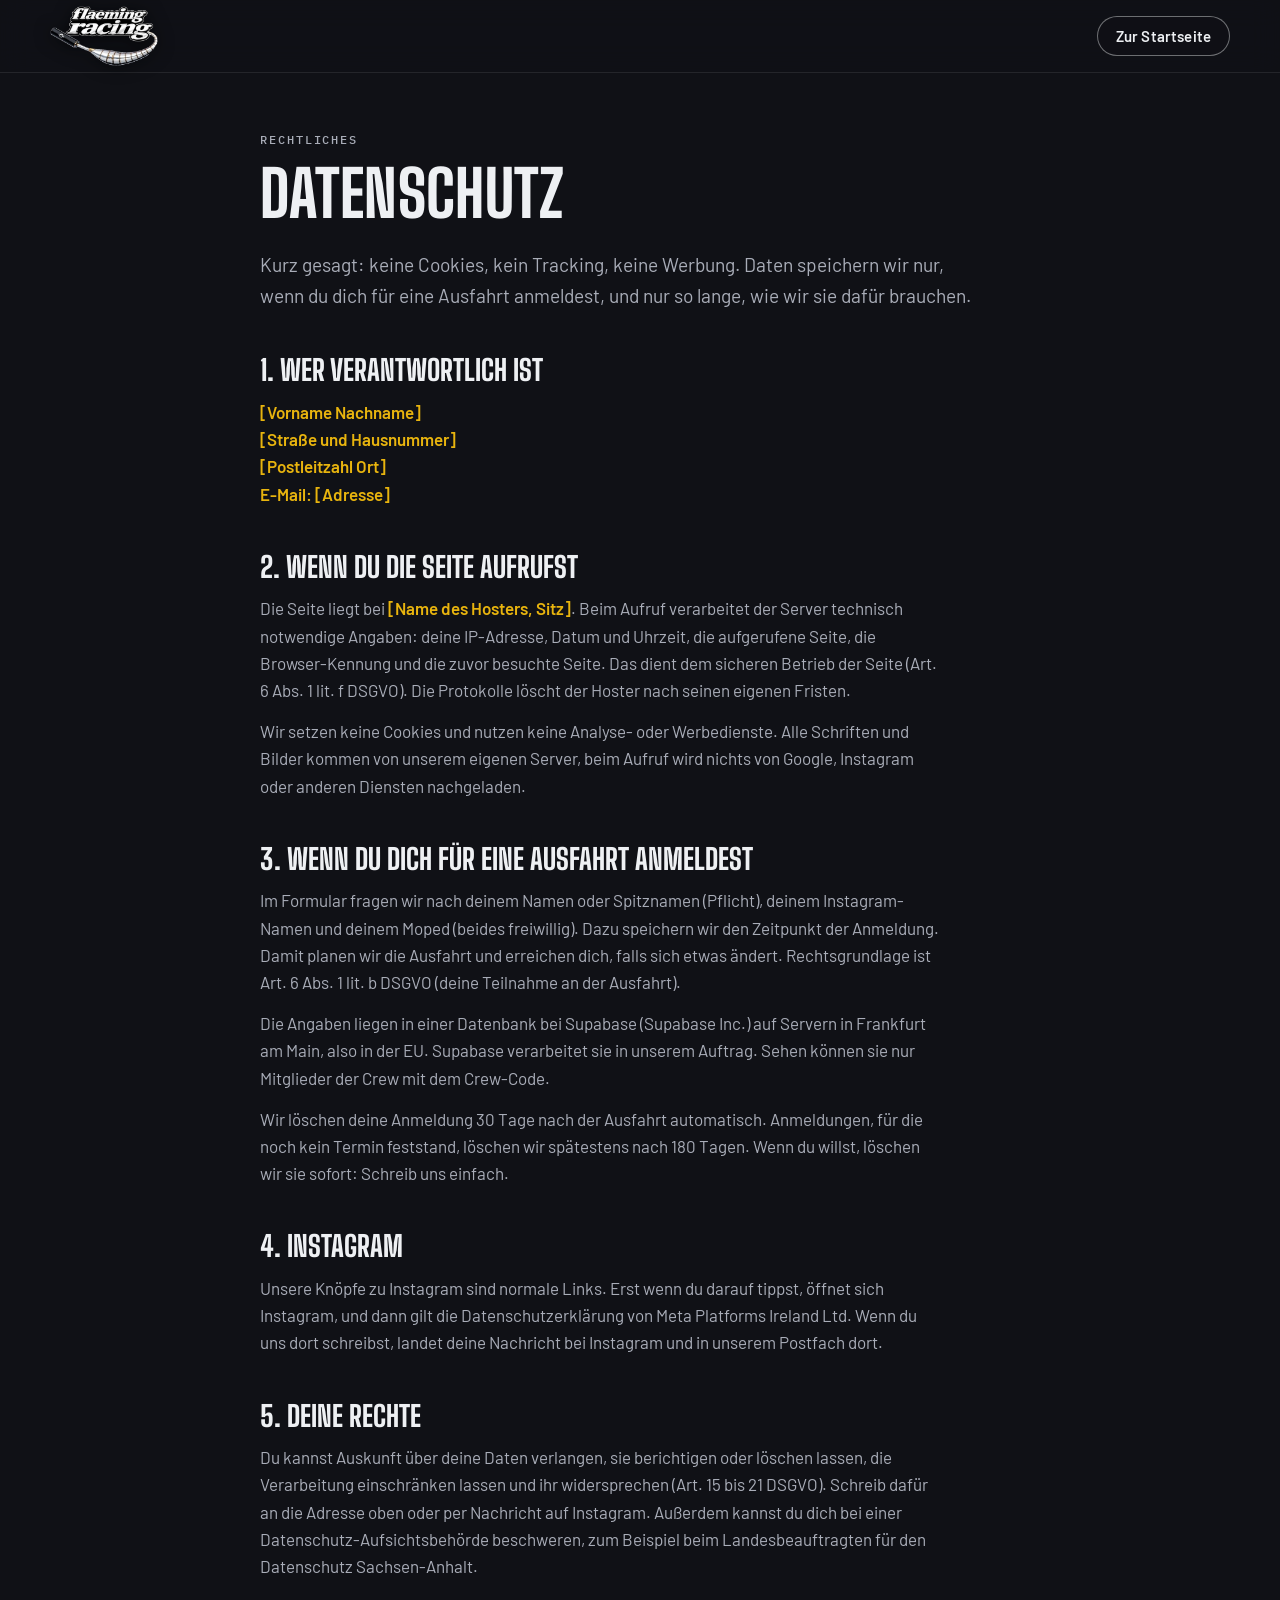
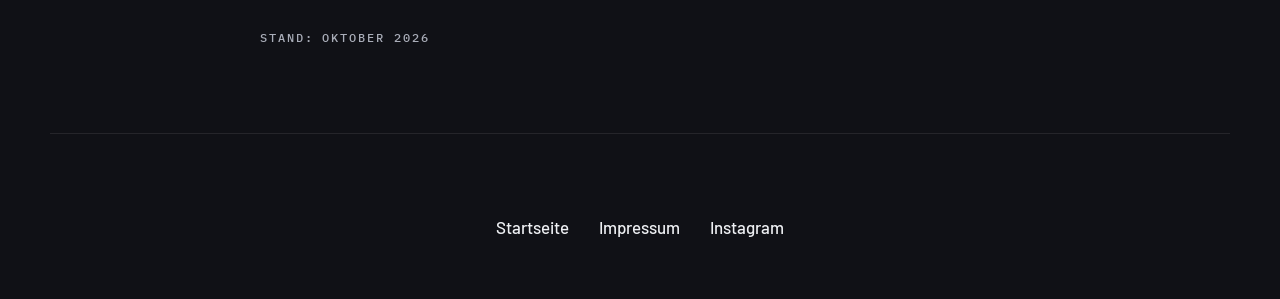
<file: datenschutz.html>
<!doctype html>
<html lang="de">
<head>
<meta charset="utf-8">
<meta name="viewport" content="width=device-width, initial-scale=1, viewport-fit=cover">
<title>Datenschutz · Flaeming Racing</title>
<meta name="description" content="Datenschutzerklärung der Webseite von Flaeming Racing.">
<!-- VORSCHAU: Für den echten Start „fr-modus“ auf „live“ stellen und die robots-Zeile entfernen. -->
<meta name="fr-modus" content="vorschau">
<meta name="robots" content="noindex, nofollow">
<meta name="theme-color" content="#101116">
<meta name="color-scheme" content="dark">
<link rel="icon" href="data:image/svg+xml,%3Csvg xmlns='http://www.w3.org/2000/svg' viewBox='0 0 64 64'%3E%3Crect width='64' height='64' rx='14' fill='%23101116'/%3E%3Cpath d='M7 30h7c6 0 9-8 19-8 9 0 14 4 18 8l5 2v4l-5 2c-4 4-9 8-18 8-10 0-13-8-19-8H7z' fill='%23c9cdd3'/%3E%3Crect x='51' y='31' width='8' height='6' rx='2' fill='%23e8b40e'/%3E%3C/svg%3E">
<link rel="stylesheet" href="assets/fonts/fonts.css">
<link rel="stylesheet" href="assets/css/site.css">
<link rel="stylesheet" href="assets/css/recht.css">
</head>
<body class="recht-seite">
<header class="nav fest">
  <a class="nav-logo" href="index.html" aria-label="Zur Startseite"><img src="assets/bilder/logo-360.webp" srcset="assets/bilder/logo-360.webp 360w, assets/bilder/logo-720.webp 721w" sizes="110px" alt="Flaeming Racing" width="721" height="400"></a>
  <a class="btn btn-glas btn-klein" href="index.html">Zur Startseite</a>
</header>
<main class="recht" id="main" tabindex="-1">
  <p class="kicker">Rechtliches</p>
  <h1 class="h-sek">Datenschutz</h1>
  <p class="lead">Kurz gesagt: keine Cookies, kein Tracking, keine Werbung. Daten speichern wir nur, wenn du dich für eine Ausfahrt anmeldest, und nur so lange, wie wir sie dafür brauchen.</p>

  <h2>1. Wer verantwortlich ist</h2>
  <!-- VOR DEM VERÖFFENTLICHEN AUSFÜLLEN -->
  <p class="platzhalter">[Vorname Nachname]<br>[Straße und Hausnummer]<br>[Postleitzahl Ort]<br>E-Mail: [Adresse]</p>

  <h2>2. Wenn du die Seite aufrufst</h2>
  <p>Die Seite liegt bei <span class="platzhalter">[Name des Hosters, Sitz]</span>. Beim Aufruf verarbeitet der Server technisch notwendige Angaben: deine IP-Adresse, Datum und Uhrzeit, die aufgerufene Seite, die Browser-Kennung und die zuvor besuchte Seite. Das dient dem sicheren Betrieb der Seite (Art. 6 Abs. 1 lit. f DSGVO). Die Protokolle löscht der Hoster nach seinen eigenen Fristen.</p>
  <p>Wir setzen keine Cookies und nutzen keine Analyse- oder Werbedienste. Alle Schriften und Bilder kommen von unserem eigenen Server, beim Aufruf wird nichts von Google, Instagram oder anderen Diensten nachgeladen.</p>

  <h2>3. Wenn du dich für eine Ausfahrt anmeldest</h2>
  <p>Im Formular fragen wir nach deinem Namen oder Spitznamen (Pflicht), deinem Instagram-Namen und deinem Moped (beides freiwillig). Dazu speichern wir den Zeitpunkt der Anmeldung. Damit planen wir die Ausfahrt und erreichen dich, falls sich etwas ändert. Rechtsgrundlage ist Art. 6 Abs. 1 lit. b DSGVO (deine Teilnahme an der Ausfahrt).</p>
  <p>Die Angaben liegen in einer Datenbank bei Supabase (Supabase Inc.) auf Servern in Frankfurt am Main, also in der EU. Supabase verarbeitet sie in unserem Auftrag. Sehen können sie nur Mitglieder der Crew mit dem Crew-Code.</p>
  <p>Wir löschen deine Anmeldung 30 Tage nach der Ausfahrt automatisch. Anmeldungen, für die noch kein Termin feststand, löschen wir spätestens nach 180 Tagen. Wenn du willst, löschen wir sie sofort: Schreib uns einfach.</p>

  <h2>4. Instagram</h2>
  <p>Unsere Knöpfe zu Instagram sind normale Links. Erst wenn du darauf tippst, öffnet sich Instagram, und dann gilt die Datenschutzerklärung von Meta Platforms Ireland Ltd. Wenn du uns dort schreibst, landet deine Nachricht bei Instagram und in unserem Postfach dort.</p>

  <h2>5. Deine Rechte</h2>
  <p>Du kannst Auskunft über deine Daten verlangen, sie berichtigen oder löschen lassen, die Verarbeitung einschränken lassen und ihr widersprechen (Art. 15 bis 21 DSGVO). Schreib dafür an die Adresse oben oder per Nachricht auf Instagram. Außerdem kannst du dich bei einer Datenschutz-Aufsichtsbehörde beschweren, zum Beispiel beim Landesbeauftragten für den Datenschutz Sachsen-Anhalt.</p>

  <p class="stand mono">Stand: Oktober 2026</p>
</main>
<footer class="fuss">
  <nav class="fuss-links" aria-label="Rechtliches"><a href="index.html">Startseite</a><a href="impressum.html">Impressum</a><a href="https://www.instagram.com/flaeming.racing/" target="_blank" rel="noopener">Instagram</a></nav>
</footer>
</body>
</html>
</file>
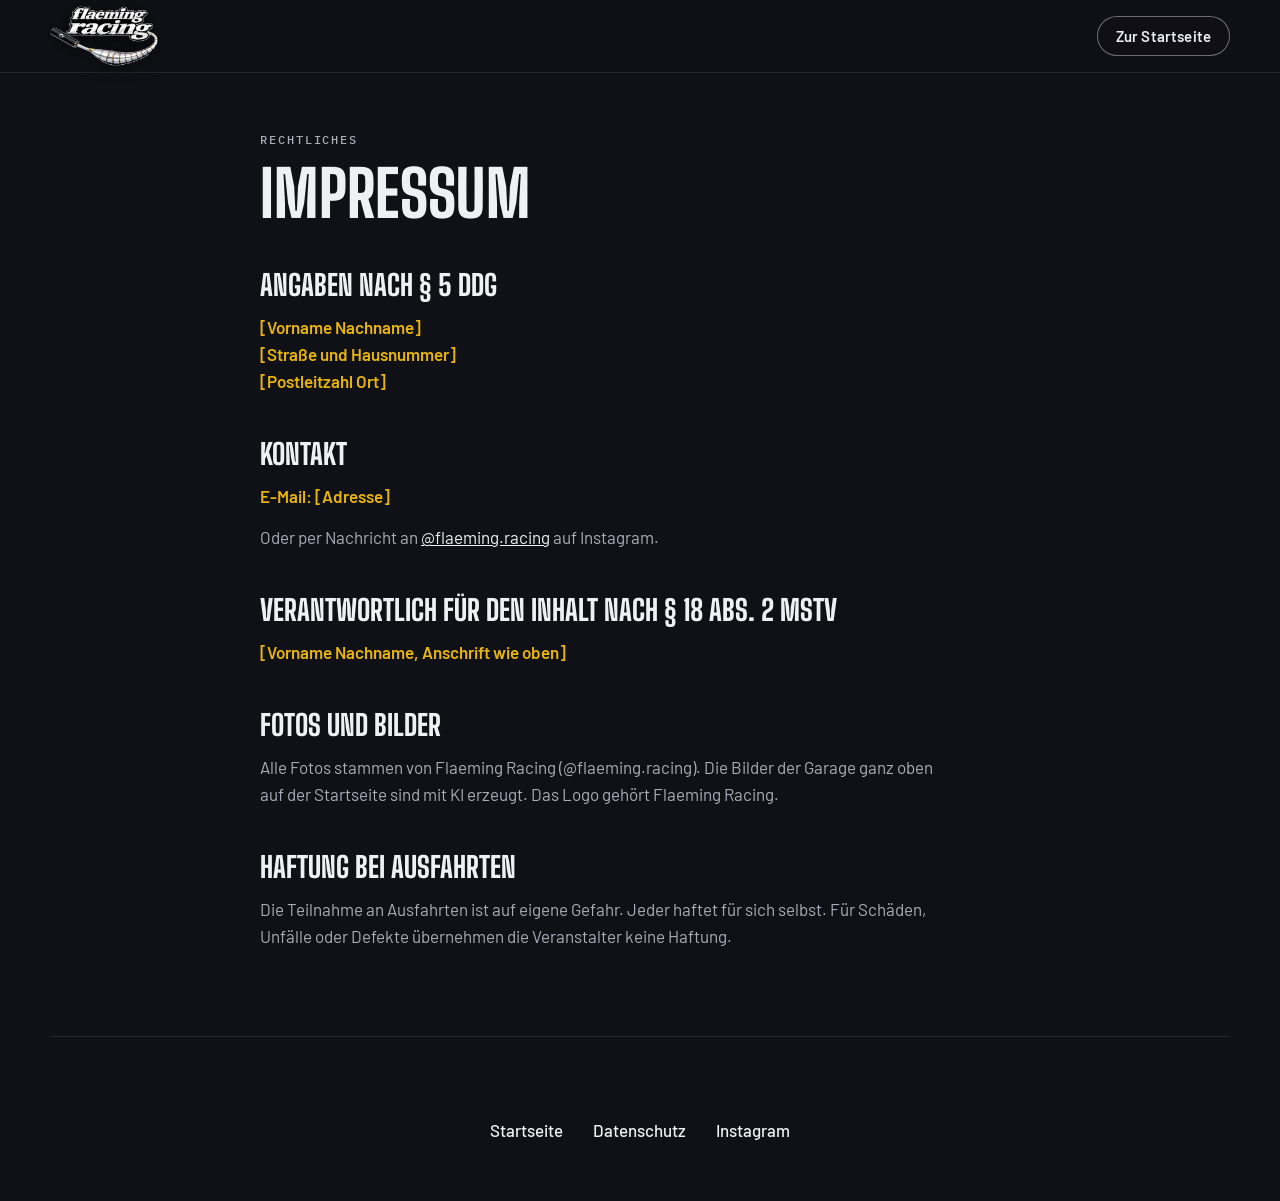
<file: impressum.html>
<!doctype html>
<html lang="de">
<head>
<meta charset="utf-8">
<meta name="viewport" content="width=device-width, initial-scale=1, viewport-fit=cover">
<title>Impressum · Flaeming Racing</title>
<meta name="description" content="Impressum der Webseite von Flaeming Racing.">
<!-- VORSCHAU: Für den echten Start „fr-modus“ auf „live“ stellen und die robots-Zeile entfernen. -->
<meta name="fr-modus" content="vorschau">
<meta name="robots" content="noindex, nofollow">
<meta name="theme-color" content="#101116">
<meta name="color-scheme" content="dark">
<link rel="icon" href="data:image/svg+xml,%3Csvg xmlns='http://www.w3.org/2000/svg' viewBox='0 0 64 64'%3E%3Crect width='64' height='64' rx='14' fill='%23101116'/%3E%3Cpath d='M7 30h7c6 0 9-8 19-8 9 0 14 4 18 8l5 2v4l-5 2c-4 4-9 8-18 8-10 0-13-8-19-8H7z' fill='%23c9cdd3'/%3E%3Crect x='51' y='31' width='8' height='6' rx='2' fill='%23e8b40e'/%3E%3C/svg%3E">
<link rel="stylesheet" href="assets/fonts/fonts.css">
<link rel="stylesheet" href="assets/css/site.css">
<link rel="stylesheet" href="assets/css/recht.css">
</head>
<body class="recht-seite">
<header class="nav fest">
  <a class="nav-logo" href="index.html" aria-label="Zur Startseite"><img src="assets/bilder/logo-360.webp" srcset="assets/bilder/logo-360.webp 360w, assets/bilder/logo-720.webp 721w" sizes="110px" alt="Flaeming Racing" width="721" height="400"></a>
  <a class="btn btn-glas btn-klein" href="index.html">Zur Startseite</a>
</header>
<main class="recht" id="main" tabindex="-1">
  <p class="kicker">Rechtliches</p>
  <h1 class="h-sek">Impressum</h1>

  <h2>Angaben nach § 5 DDG</h2>
  <!-- VOR DEM VERÖFFENTLICHEN AUSFÜLLEN -->
  <p class="platzhalter">[Vorname Nachname]<br>[Straße und Hausnummer]<br>[Postleitzahl Ort]</p>

  <h2>Kontakt</h2>
  <p class="platzhalter">E-Mail: [Adresse]</p>
  <p>Oder per Nachricht an <a href="https://www.instagram.com/flaeming.racing/" target="_blank" rel="noopener">@flaeming.racing</a> auf Instagram.</p>

  <h2>Verantwortlich für den Inhalt nach § 18 Abs. 2 MStV</h2>
  <p class="platzhalter">[Vorname Nachname, Anschrift wie oben]</p>

  <h2>Fotos und Bilder</h2>
  <p>Alle Fotos stammen von Flaeming Racing (@flaeming.racing). Die Bilder der Garage ganz oben auf der Startseite sind mit KI erzeugt. Das Logo gehört Flaeming Racing.</p>

  <h2>Haftung bei Ausfahrten</h2>
  <p>Die Teilnahme an Ausfahrten ist auf eigene Gefahr. Jeder haftet für sich selbst. Für Schäden, Unfälle oder Defekte übernehmen die Veranstalter keine Haftung.</p>
</main>
<footer class="fuss">
  <nav class="fuss-links" aria-label="Rechtliches"><a href="index.html">Startseite</a><a href="datenschutz.html">Datenschutz</a><a href="https://www.instagram.com/flaeming.racing/" target="_blank" rel="noopener">Instagram</a></nav>
</footer>
</body>
</html>
</file>
<file: assets/fonts/fonts.css>
@font-face{font-family:'Barlow';font-style:normal;font-weight:400;font-display:swap;src:url('barlow-400.woff2') format('woff2');unicode-range:U+0000-00FF, U+0131, U+0152-0153, U+02BB-02BC, U+02C6, U+02DA, U+02DC, U+0304, U+0308, U+0329, U+2000-206F, U+20AC, U+2122, U+2191, U+2193, U+2212, U+2215, U+FEFF, U+FFFD}
@font-face{font-family:'Barlow';font-style:normal;font-weight:500;font-display:swap;src:url('barlow-500.woff2') format('woff2');unicode-range:U+0000-00FF, U+0131, U+0152-0153, U+02BB-02BC, U+02C6, U+02DA, U+02DC, U+0304, U+0308, U+0329, U+2000-206F, U+20AC, U+2122, U+2191, U+2193, U+2212, U+2215, U+FEFF, U+FFFD}
@font-face{font-family:'Barlow';font-style:normal;font-weight:600;font-display:swap;src:url('barlow-600.woff2') format('woff2');unicode-range:U+0000-00FF, U+0131, U+0152-0153, U+02BB-02BC, U+02C6, U+02DA, U+02DC, U+0304, U+0308, U+0329, U+2000-206F, U+20AC, U+2122, U+2191, U+2193, U+2212, U+2215, U+FEFF, U+FFFD}
@font-face{font-family:'IBM Plex Mono';font-style:normal;font-weight:500;font-display:swap;src:url('ibm-plex-mono-500.woff2') format('woff2');unicode-range:U+0000-00FF, U+0131, U+0152-0153, U+02BB-02BC, U+02C6, U+02DA, U+02DC, U+0304, U+0308, U+0329, U+2000-206F, U+20AC, U+2122, U+2191, U+2193, U+2212, U+2215, U+FEFF, U+FFFD}
@font-face{font-family:'Big Shoulders Display';font-style:normal;font-weight:800 900;font-display:swap;src:url('big-shoulders-display.woff2') format('woff2');unicode-range:U+0000-00FF, U+0131, U+0152-0153, U+02BB-02BC, U+02C6, U+02DA, U+02DC, U+0304, U+0308, U+0329, U+2000-206F, U+20AC, U+2122, U+2191, U+2193, U+2212, U+2215, U+FEFF, U+FFFD}
</file>
<file: assets/css/site.css>
/* Flaeming Racing · Gestaltung
   Farben aus den Bildern gemessen: Decke #121318, Abendhimmel #616399, Horizont #d28c66,
   Boden im Licht #eeb46f, Tank-Gelb der gelben Simme #e8b40e. */

:root{
  --canvas:#101116;
  --panel:#171922;
  --panel-2:#1d2029;
  --linie:rgba(238,240,243,.09);
  --linie-stark:rgba(238,240,243,.42);
  --accent:#e8b40e;
  --accent-hover:#f5c52a;
  --accent-muted:rgba(232,180,14,.22);
  --accent-text:#16130a;
  --glow:#eeb46f;
  --horizont:#d28c66;
  --daemmerung:#616399;
  --dunst:#8fa3c2;
  --text-primary:#eef0f3;
  --text-secondary:#a9adb8;
  --fehler:#ff9b8a;

  --f-display:'Big Shoulders Display',Impact,'Arial Narrow',sans-serif;
  --f-text:'Barlow',system-ui,-apple-system,'Segoe UI',sans-serif;
  --f-mono:'IBM Plex Mono',ui-monospace,Consolas,monospace;

  --ease-out:cubic-bezier(.16,1,.3,1);
  --ease-io:cubic-bezier(.65,0,.35,1);
  --tshadow:0 1px 2px rgba(5,5,10,.95),0 3px 12px rgba(5,5,10,.78),0 10px 44px rgba(5,5,10,.8);
  --rand:min(1180px,calc(100vw - 40px));
}

*,*::before,*::after{box-sizing:border-box}
html{overflow-x:hidden;overflow-x:clip;scroll-behavior:smooth;-webkit-text-size-adjust:100%;scroll-padding-top:84px}
body{margin:0;overflow-x:hidden;overflow-x:clip;background:var(--canvas);color:var(--text-primary);
  font:400 1.0625rem/1.6 var(--f-text);-webkit-font-smoothing:antialiased;
  animation:seiteEin .9s var(--ease-out) both}
@keyframes seiteEin{from{opacity:0}to{opacity:1}}
img{max-width:100%;height:auto;display:block}
a{color:inherit}
::selection{background:var(--accent);color:var(--accent-text)}
:focus-visible{outline:2px solid var(--accent);outline-offset:3px;border-radius:4px}
.skip{position:fixed;left:12px;top:-60px;z-index:100;background:var(--accent);color:var(--accent-text);padding:10px 14px;border-radius:8px;font-weight:600;text-decoration:none;transition:top .3s var(--ease-out)}
.skip:focus{top:12px}
main:focus{outline:none}
.sr{position:absolute;width:1px;height:1px;padding:0;margin:-1px;overflow:hidden;clip:rect(0 0 0 0);white-space:nowrap;border:0}

/* ---------- feste Umgebung hinter allem ---------- */
.env{position:fixed;inset:0;z-index:-1;pointer-events:none;overflow:hidden;background:var(--canvas)}
.env-glow{position:absolute;left:50%;bottom:-38vh;width:140vw;height:70vh;transform:translateX(-50%);
  background:radial-gradient(closest-side,rgba(238,180,111,.13),rgba(210,140,102,.05) 55%,rgba(238,180,111,0));
  animation:atmen 64s ease-in-out -20s infinite alternate}
.env-haze{position:absolute;border-radius:50%;opacity:.5}
.env-haze.h1{left:-10vw;top:20vh;width:60vw;height:40vh;background:radial-gradient(closest-side,rgba(143,163,194,.10),rgba(143,163,194,0));animation:ziehen 96s ease-in-out -30s infinite alternate}
.env-haze.h2{right:-15vw;top:55vh;width:55vw;height:45vh;background:radial-gradient(closest-side,rgba(97,99,153,.12),rgba(97,99,153,0));animation:ziehen 120s ease-in-out -70s infinite alternate-reverse}
.env-haze.h3{left:30vw;top:-10vh;width:50vw;height:35vh;background:radial-gradient(closest-side,rgba(143,163,194,.07),rgba(143,163,194,0));animation:ziehen 140s ease-in-out -10s infinite alternate}
.env-grain{position:absolute;inset:-50%;opacity:.04;
  background-image:url("data:image/svg+xml,%3Csvg xmlns='http://www.w3.org/2000/svg' width='160' height='160'%3E%3Cfilter id='n'%3E%3CfeTurbulence type='fractalNoise' baseFrequency='.9' numOctaves='2' stitchTiles='stitch'/%3E%3C/filter%3E%3Crect width='160' height='160' filter='url(%23n)' opacity='.8'/%3E%3C/svg%3E")}
@keyframes atmen{from{opacity:.65;transform:translateX(-50%) scale(1)}to{opacity:1;transform:translateX(-50%) scale(1.08)}}
@keyframes ziehen{from{transform:translate3d(0,0,0)}to{transform:translate3d(12vw,-6vh,0)}}

/* ---------- Navigation ---------- */
.nav{position:fixed;inset:0 0 auto 0;z-index:50;display:flex;align-items:center;gap:28px;
  padding:14px max(20px,calc((100vw - 1180px)/2));height:72px;transition:background .5s var(--ease-out),box-shadow .5s var(--ease-out),backdrop-filter .5s}
.nav.fest{background:rgba(16,17,22,.78);backdrop-filter:blur(14px) saturate(1.2);-webkit-backdrop-filter:blur(14px) saturate(1.2);box-shadow:0 1px 0 var(--linie)}
.nav-logo{display:block;flex:none}
.nav-logo img{height:60px;width:auto;filter:drop-shadow(0 2px 8px rgba(0,0,0,.6))}
.nav-links{display:flex;gap:26px;margin-left:auto}
.nav-links a{font:500 .8125rem/1 var(--f-mono);letter-spacing:.14em;text-transform:uppercase;text-decoration:none;color:var(--text-secondary);
  padding:10px 0;position:relative;transition:color .3s var(--ease-out)}
.nav-links a::after{content:"";position:absolute;left:0;right:0;bottom:2px;height:1px;background:var(--glow);transform:scaleX(0);transform-origin:left;transition:transform .45s var(--ease-out)}
.nav-links a:hover{color:var(--text-primary)}
.nav-links a:hover::after{transform:scaleX(1)}

/* ---------- Vorschau-Hinweise (nur mit <meta name="fr-modus" content="vorschau">) ---------- */
.vorschau-chip,.vorschau-hinweis{display:none}
html.vorschau .vorschau-chip{display:inline-flex;align-items:center;flex:none;margin-left:14px;padding:6px 11px;border:1px solid var(--accent);border-radius:999px;
  color:var(--accent);font-size:.625rem;line-height:1;background:rgba(16,17,22,.55)}
html.vorschau .vorschau-hinweis{display:block;margin:0;padding:12px 14px;border-radius:12px;background:var(--accent-muted);color:var(--text-primary);font-size:.875rem}
@media (max-width:960px){html.vorschau .vorschau-chip{margin-left:auto}html.vorschau .nav .btn{margin-left:10px}}

/* ---------- Knöpfe ---------- */
.btn{display:inline-flex;align-items:center;justify-content:center;gap:10px;min-height:48px;padding:12px 24px;border-radius:999px;
  font:600 1rem/1.1 var(--f-text);letter-spacing:.01em;text-decoration:none;cursor:pointer;border:1px solid transparent;text-shadow:none;
  transition:transform .35s var(--ease-out),background-color .35s var(--ease-out),border-color .35s var(--ease-out),box-shadow .35s var(--ease-out),color .35s var(--ease-out)}
.btn-gelb{background:var(--accent);color:var(--accent-text);box-shadow:0 8px 26px -10px rgba(232,180,14,.65)}
.btn-gelb:hover{background:var(--accent-hover);transform:translateY(-2px);box-shadow:0 14px 34px -12px rgba(232,180,14,.75)}
.btn-glas{background:rgba(16,17,22,.5);color:var(--text-primary);border-color:var(--linie-stark)}
.btn-glas:hover{background:rgba(48,51,62,.62);border-color:rgba(238,240,243,.6);transform:translateY(-2px)}
.btn-klein{min-height:40px;padding:9px 18px;font-size:.9375rem}
.btn-gross{min-height:56px;padding:16px 30px;font-size:1.0625rem;width:100%}
.btn:active{transform:translateY(0) scale(.98)}
.knoepfe{display:flex;flex-wrap:wrap;gap:12px}

/* ---------- Schrift ---------- */
.kicker,.mono{font-family:var(--f-mono);font-weight:500;letter-spacing:.16em;text-transform:uppercase;font-size:.75rem;color:var(--glow)}
.kicker{margin:0 0 18px}
.h-held{font:900 clamp(2.6rem,7.2vw,6.4rem)/.92 var(--f-display);text-transform:uppercase;letter-spacing:.005em;margin:0}
.h-band{font:900 clamp(2.2rem,5.4vw,4.6rem)/.95 var(--f-display);text-transform:uppercase;margin:0}
.h-sek{font:800 clamp(2.3rem,5vw,4.2rem)/.98 var(--f-display);text-transform:uppercase;letter-spacing:.005em;margin:0 0 24px;max-width:16ch}
.lead{font-size:clamp(1.0625rem,1.5vw,1.25rem);color:var(--text-secondary);margin:0 0 28px;max-width:52ch}
.unter{font:500 clamp(1.05rem,1.7vw,1.375rem)/1.45 var(--f-text);margin:14px 0 0;color:var(--text-primary);max-width:40ch;text-wrap:balance}
.h-held,.h-band,.h-sek,.lead,.station p,.frage summary,.termin-info{text-wrap:balance}

/* ---------- Held ---------- */
.hero{position:relative}
.wrap{position:relative;height:100vh;height:100svh;min-height:560px;overflow:hidden;
  background:#0b0b0f url('../hero/garage-offen-1920.jpg') 50% 50%/cover no-repeat}
.wrap{contain:paint}
.stage{display:none;position:absolute;left:0;top:0;width:2752px;height:1536px;transform-origin:0 0;will-change:transform}
.stage img{max-width:none}
.lay{position:absolute;left:0;top:0;width:2752px;height:1536px;display:block}
/* Für Handys: keine Weichzeichner und keine Überblend-Modi in der Szene. Alles, was sich bewegt, setzt das Skript
   direkt als transform oder opacity, damit der Grafikchip nur Ebenen verschiebt und nichts neu malen muss. */
.waende{will-change:opacity}
.torclip{position:absolute;left:866px;top:278px;width:1024px;height:934px;overflow:hidden}
.torclip img{display:block;width:1024px;height:934px;will-change:transform}
.torglow{position:absolute;left:836px;width:1084px;top:1172px;height:80px;opacity:.3;will-change:transform,opacity;
  background:radial-gradient(ellipse 58% 46% at 50% 50%,rgba(255,176,92,.5),rgba(255,140,40,0) 70%)}
.beam{clip-path:polygon(866px 1212px,1890px 1212px,2440px 1536px,310px 1536px);opacity:0;will-change:opacity;
  background:linear-gradient(180deg,rgba(255,182,100,.3),rgba(255,150,60,.07) 70%,rgba(255,150,60,0))}
.dunst-ebene{position:absolute;inset:0;opacity:.22;will-change:opacity}
.dunst{position:absolute;border-radius:50%;animation:wabern 72s ease-in-out infinite alternate}
.dunst.d1{left:600px;top:480px;width:1040px;height:520px;background:radial-gradient(closest-side,rgba(150,175,215,.3),rgba(150,175,215,.12) 55%,rgba(150,175,215,0));animation-delay:-14s}
.dunst.d2{left:1420px;top:330px;width:900px;height:600px;background:radial-gradient(closest-side,rgba(140,165,210,.24),rgba(140,165,210,.1) 55%,rgba(140,165,210,0));animation-duration:94s;animation-delay:-41s}
.dunst.d3{left:840px;top:960px;width:1220px;height:360px;background:radial-gradient(closest-side,rgba(255,190,120,.22),rgba(255,190,120,.08) 55%,rgba(255,190,120,0));animation-duration:82s;animation-delay:-27s}
@keyframes wabern{from{transform:translate3d(-60px,12px,0) scale(1)}to{transform:translate3d(80px,-34px,0) scale(1.16)}}
/* Übergang in die Seite: Nachtschleier (Szene wird dunkler) und die Nacht, die sich von unten darüberschiebt */
.nachtschleier{display:none;position:absolute;inset:0;pointer-events:none;background:#07080b;opacity:0;will-change:opacity}
html.scrub .nachtschleier{display:block}
.nacht{display:none}
html.scrub .nacht{display:block;position:relative;z-index:2;height:90vh;margin-top:-90vh;pointer-events:none;   /* so lang wie die Ausfahrt */
  background:linear-gradient(180deg,rgba(16,17,22,0) 0%,rgba(16,17,22,.5) 30%,rgba(16,17,22,.86) 55%,rgba(16,17,22,.98) 78%,var(--canvas) 100%)}
html.scrub .crew{position:relative;z-index:3;margin-top:-26vh;padding-top:24px}
/* Unter dem Held läuft die flache Seitenfarbe weich in den Hintergrund mit Dunst aus (sonst bleibt eine Kante) */
html.scrub .nacht::after,html:not(.scrub) .hero::after{content:"";position:absolute;left:0;right:0;top:100%;height:30vh;pointer-events:none;
  background:linear-gradient(180deg,var(--canvas),rgba(16,17,22,0))}
/* Ohne Torfahrt (reduzierte Bewegung, kein JavaScript): weicher Verlauf unten am Standbild */
html:not(.scrub) .wrap::after{content:"";position:absolute;inset:auto 0 0 0;height:30%;pointer-events:none;background:linear-gradient(180deg,rgba(16,17,22,0),var(--canvas))}
.scrim{position:absolute;inset:0;pointer-events:none;
  background:linear-gradient(180deg,rgba(10,10,16,.62) 0,rgba(10,10,16,0) 20%),radial-gradient(ellipse 120% 90% at 50% 45%,rgba(10,10,18,0) 35%,rgba(10,10,18,.62) 100%)}

/* Ecken-Abdunklung: nur während Band 2 (links) und Band 3 (rechts) zu sehen, damit der helle Boden die Schrift nicht schluckt */
.ecke{display:none;position:absolute;inset:0;pointer-events:none;opacity:0;will-change:opacity}
.ecke-l{background:radial-gradient(ellipse 95% 85% at 0% 100%,rgba(5,5,10,.86) 0%,rgba(5,5,10,.74) 50%,rgba(5,5,10,0) 88%)}
.ecke-r{background:radial-gradient(ellipse 95% 85% at 100% 100%,rgba(5,5,10,.86) 0%,rgba(5,5,10,.74) 50%,rgba(5,5,10,0) 88%)}
html.scrub .ecke{display:block}

/* Bänder über der Szene */
.bands{display:none}
.band{position:absolute;isolation:isolate;opacity:0;text-shadow:var(--tshadow);--k:0;will-change:opacity,transform}
.band::before{content:"";position:absolute;inset:-18% -12%;z-index:-1;pointer-events:none;opacity:calc(.25 + .75 * var(--k));
  background:radial-gradient(ellipse 66% 60% at 50% 50%,rgba(5,5,10,var(--sa,.66)) 0%,rgba(5,5,10,calc(var(--sa,.66) * .66)) 46%,rgba(5,5,10,0) 76%)}
.band .btn{text-shadow:none}
.b1{left:50%;top:21vh;width:min(880px,90vw);transform:translateX(-50%);text-align:center;--sa:.58}
.b1 .kicker{color:var(--text-primary);opacity:.86}
.b2{left:max(24px,5vw);bottom:15vh;width:min(560px,40vw);--sa:.76}
.b3{right:max(24px,5vw);bottom:15vh;width:min(560px,40vw);text-align:right;--sa:.76}
.b4{left:50%;top:22vh;width:min(920px,92vw);transform:translateX(-50%);text-align:center;--sa:.5}
.b4 .unter{margin-left:auto;margin-right:auto}
/* Band 1 steht auf dem Tor wie eine Beschriftung und fährt beim Öffnen ein Stück mit hoch.
   Band 4 bleibt in der Toröffnung über Himmel und Baumspitzen. So reicht wenig Abdunklung, und die Torkanten,
   das Chrom und der Abendhimmel bleiben sichtbar. */
.b1::before,.b4::before{inset:-24% -14%;background:radial-gradient(ellipse 72% 72% at 50% 50%,rgba(5,5,10,var(--sa)) 0%,rgba(5,5,10,var(--sa)) 58%,rgba(5,5,10,0) 100%)}
.b1{width:min(640px,46vw)}
.b1 .h-held{font-size:clamp(2.2rem,4.9vw,5.6rem)}
.b4{width:min(600px,40vw)}
.b4 .h-held{font-size:clamp(2.2rem,4.4vw,4.6rem)}
.b4 .knoepfe{justify-content:center;margin-top:26px}

/* zerlegter Text */
.split .w{display:inline-block;white-space:nowrap}
.split .c{display:inline-block}
/* Lichtspalt: Buchstaben steigen aus einer Linie auf */
[data-fx="spalt"] .w{overflow:hidden;padding:.08em .03em .16em;margin:-.08em -.03em -.16em;vertical-align:top}
[data-fx="spalt"] .c{--kc:clamp(0,(var(--k) - var(--th,0)) * 3.2,1);transform:translate3d(0,calc((1 - var(--kc)) * 110%),0);opacity:calc(.15 + .85 * var(--kc))}
.spaltlinie{display:block;height:2px;width:min(560px,74vw);margin:22px auto 0;background:linear-gradient(90deg,rgba(238,180,111,0),var(--glow),rgba(238,180,111,0));
  box-shadow:0 0 18px 1px rgba(238,180,111,.55);transform:scaleX(var(--k))}
/* Anheben: Wörter steigen mit dem Tor */
[data-fx="heben"] .w{--kc:clamp(0,(var(--k) - var(--th,0)) * 2.8,1);opacity:var(--kc);transform:translate3d(0,calc((1 - var(--kc)) * 30px),0)}
/* Unscharf zu scharf: der Dunst klart auf */
.blur-paar{position:relative}
.blur-paar .weich{position:absolute;inset:0;filter:blur(10px);opacity:calc(1 - var(--k))}
.blur-paar .scharf{opacity:var(--k);transform:scale(calc(.96 + .04 * var(--k)))}
/* Ankommen: Wort für Wort, dann Unterzeile, dann Knöpfe */
[data-fx="wort"] .w{--kc:clamp(0,(var(--k) - var(--th,0)) * 3,1);opacity:var(--kc);transform:translate3d(0,calc((1 - var(--kc)) * 36px),0)}
.staffel-s{--ks:clamp(0,(var(--k) - .5) * 4,1);opacity:var(--ks);transform:translate3d(0,calc((1 - var(--ks)) * 14px),0)}
.staffel-b{--kb:clamp(0,(var(--k) - .66) * 4,1);opacity:var(--kb);transform:translate3d(0,calc((1 - var(--kb)) * 14px),0)}

.statisch{position:absolute;left:50%;top:50%;transform:translate(-50%,-50%);width:min(900px,calc(100vw - 40px));text-align:center;text-shadow:var(--tshadow);isolation:isolate}
.statisch::before{content:"";position:absolute;inset:-20% -10%;z-index:-1;background:radial-gradient(ellipse 66% 60% at 50% 50%,rgba(5,5,10,.7),rgba(5,5,10,.46) 46%,rgba(5,5,10,0) 76%)}
.statisch .kicker{color:var(--text-primary)}
.statisch .unter{margin:16px auto 0}
.statisch .knoepfe{justify-content:center;margin-top:26px}

.cue{display:none;position:absolute;left:50%;bottom:28px;transform:translateX(-50%);flex-direction:column;align-items:center;gap:10px;
  font:500 .6875rem/1 var(--f-mono);letter-spacing:.2em;text-transform:uppercase;color:var(--text-primary);text-shadow:var(--tshadow);transition:opacity .4s}
.cue i{width:1px;height:42px;background:linear-gradient(180deg,rgba(238,240,243,.9),rgba(238,240,243,0));animation:tropfen 2.4s var(--ease-io) -1s infinite}
@keyframes tropfen{0%{transform:scaleY(0);transform-origin:top}45%{transform:scaleY(1);transform-origin:top}55%{transform:scaleY(1);transform-origin:bottom}100%{transform:scaleY(0);transform-origin:bottom}}
.ring{display:none;position:absolute;right:22px;bottom:22px;width:30px;height:30px;color:var(--glow);transform:rotate(-90deg);transition:opacity .6s var(--ease-out)}
.ring.fertig{opacity:0}

/* Scroll-Modus (JavaScript an, keine reduzierte Bewegung) */
html.scrub .hero{height:610vh}   /* 520vh Torfahrt + 90vh Rausfahren (Werte auch in site.js: HELD_VH, TOR_VH) */
/* Die Bühne klebt beim Scrollen und ist so hoch wie der größte Bildschirm (Adressleiste am Handy weggeklappt).
   Mit 100svh wurde unten ein dunkler Streifen frei, sobald die Leiste beim ersten Wischen verschwand. */
html.scrub .wrap{position:sticky;top:0;background:#0b0b0f;height:100vh;height:100lvh}
html.scrub .stage{display:block}
html.scrub .bands{display:block}
html.scrub .statisch{display:none}
/* Hinweis und Ladering bleiben über der Adressleiste sichtbar, solange sie noch da ist */
html.scrub .cue{display:flex;bottom:calc(28px + 100lvh - 100svh)}
html.scrub .ring{display:block;bottom:calc(22px + 100lvh - 100svh)}

/* ---------- Auspuff: das Markenzeichen am linken Rand ---------- */
.auspuff-feld{position:absolute;left:0;width:90px;pointer-events:none;z-index:3}   /* über der Nacht, wie die Crew */
.auspuff{position:absolute;inset:0;width:100%;height:100%;overflow:visible}
.rohr{fill:none;stroke:url(#chrom);stroke-width:10;stroke-linecap:butt;stroke-linejoin:round}
.rohr-kante{fill:none;stroke:#07080b;stroke-width:13;stroke-linecap:butt;stroke-linejoin:round}
.rohr-glut{fill:none;stroke:rgba(238,180,111,.09);stroke-width:24;stroke-linecap:round}
.rohr-ende{fill:#1b1d23;stroke:#c9cdd3;stroke-width:3}

/* ---------- Abschnitte allgemein ---------- */
.sek{position:relative;width:var(--rand);margin:0 auto;padding:clamp(96px,13vw,176px) 0}
.spalt{height:2px;width:var(--rand);margin:0 auto;background:linear-gradient(90deg,rgba(238,180,111,0),rgba(238,180,111,.8),rgba(238,180,111,0));
  box-shadow:0 0 24px 2px rgba(238,180,111,.3);transform:scaleX(0);transition:transform 1.4s var(--ease-out)}
.spalt.in{transform:scaleX(1);animation:flackern 6s ease-in-out -2.2s infinite}
@keyframes flackern{0%,100%{opacity:1}48%{opacity:.82}52%{opacity:.95}}

/* Einblenden beim Scrollen */
.reveal{opacity:0;transform:translate3d(0,26px,0);transition:opacity .9s var(--ease-out),transform 1.1s var(--ease-out)}
.reveal.in{opacity:1;transform:none}

/* ---------- A. Crew ---------- */
.crew{display:grid;grid-template-columns:minmax(0,5fr) minmax(0,7fr);gap:clamp(36px,6vw,96px);align-items:center}
.crew-bild figure{margin:0;position:relative;max-width:400px;margin-left:auto}
.crew-bild img{width:100%;aspect-ratio:9/16;object-fit:cover;border-radius:22px;box-shadow:0 40px 80px -40px rgba(0,0,0,.9),0 0 0 1px var(--linie)}
.crew-bild figure::after{content:"";position:absolute;left:12%;right:12%;bottom:-2px;height:2px;border-radius:2px;background:var(--glow);
  box-shadow:0 0 26px 4px rgba(238,180,111,.45);opacity:.9;animation:atmen2 7s ease-in-out -3s infinite alternate}
@keyframes atmen2{from{opacity:.55}to{opacity:1}}
.crew-bild figcaption{margin-top:18px;text-align:center;color:var(--text-secondary)}
.zahlen{display:grid;grid-template-columns:repeat(3,minmax(0,1fr));gap:18px;margin:8px 0 0;max-width:560px}
.zahlen div{border-top:1px solid var(--linie-stark);padding-top:16px;display:flex;flex-direction:column-reverse;gap:6px}
.zahlen dt{color:var(--text-secondary);font-size:.6875rem}
.zahlen dd{margin:0;font:800 clamp(2rem,3.6vw,3rem)/1 var(--f-display)}

/* ---------- B. Garage (Instagram) ---------- */
.garage-kopf{text-align:center;display:flex;flex-direction:column;align-items:center;margin-bottom:clamp(40px,6vw,72px)}
.garage-kopf .h-sek{max-width:none}
.garage-kopf .lead{margin-bottom:0}
.raster{list-style:none;margin:0;padding:0;display:grid;grid-template-columns:repeat(3,minmax(0,1fr));gap:clamp(14px,2.2vw,28px)}
.kachel:nth-child(3n+2){margin-top:56px}
.kachel:nth-child(3n+2).reveal{transition-delay:.08s}
.kachel:nth-child(3n).reveal{transition-delay:.16s}
.kachel a{position:relative;display:block;aspect-ratio:9/16;border-radius:18px;overflow:hidden;text-decoration:none;background:var(--panel);
  box-shadow:0 30px 60px -36px rgba(0,0,0,.95),0 0 0 1px var(--linie);transition:transform .5s var(--ease-out),box-shadow .5s var(--ease-out)}
.kachel img{width:100%;height:100%;object-fit:cover;transition:transform .9s var(--ease-out),filter .6s var(--ease-out);filter:saturate(.92)}
.kachel a::after{content:"";position:absolute;inset:auto 0 0 0;height:46%;background:linear-gradient(180deg,rgba(10,10,16,0),rgba(10,10,16,.86))}
.kachel-txt{position:absolute;left:16px;right:16px;bottom:16px;z-index:1;color:var(--text-primary);font-size:.6875rem;transition:transform .5s var(--ease-out)}
.kachel a:hover{transform:translateY(-6px);box-shadow:0 40px 70px -34px rgba(0,0,0,.95),0 0 0 1px rgba(238,180,111,.4)}
.kachel a:hover img{transform:scale(1.045);filter:saturate(1.05)}
.kachel a:hover .kachel-txt{transform:translateY(-4px)}
.kachel-mehr a{display:flex;flex-direction:column;align-items:center;justify-content:center;gap:18px;text-align:center;padding:24px;
  background:radial-gradient(ellipse 80% 60% at 50% 100%,rgba(238,180,111,.16),rgba(238,180,111,0) 70%),var(--panel)}
.kachel-mehr a::after{display:none}
.mehr-ring{width:96px;height:96px;border-radius:50%;padding:3px;background:conic-gradient(from 200deg,var(--accent),var(--glow),var(--daemmerung),var(--accent))}
.mehr-ring img{width:100%;height:100%;border-radius:50%;border:3px solid var(--panel)}
.mehr-txt{font:800 clamp(1.5rem,2.4vw,2rem)/1.05 var(--f-display);text-transform:uppercase}
.mehr-pfeil{color:var(--glow);font-size:.6875rem}

/* ---------- C. Ausfahrt ---------- */
.ausfahrt-kopf{max-width:640px}
.strecke{position:relative;margin-top:clamp(36px,5vw,64px)}
.strasse{position:absolute;left:0;right:0;top:4px;width:100%;height:120px;overflow:visible}
.strasse-rand{fill:none;stroke:rgba(238,240,243,.12);stroke-width:34;stroke-linecap:round}
.strasse-mitte{fill:none;stroke:var(--glow);stroke-width:2;stroke-dasharray:14 16;opacity:.75}
.strasse{clip-path:inset(0 100% 0 0);transition:clip-path 2s var(--ease-io)}
.strecke.in .strasse{clip-path:inset(0 0 0 0)}
.stationen{list-style:none;margin:0;padding:0;position:relative;display:grid;grid-template-columns:repeat(4,minmax(0,1fr));gap:clamp(16px,2.6vw,36px)}
.station{padding-top:20px}
.station:nth-child(2).reveal{transition-delay:.1s}.station:nth-child(3).reveal{transition-delay:.2s}.station:nth-child(4).reveal{transition-delay:.3s}
.symbol{display:grid;place-items:center;width:84px;height:84px;border-radius:50%;background:radial-gradient(circle at 50% 30%,#262a35,var(--panel) 70%);
  box-shadow:0 0 0 1px var(--linie),0 18px 40px -20px rgba(0,0,0,.9);margin-bottom:22px;position:relative}
.symbol::after{content:"";position:absolute;inset:-6px;border-radius:50%;border:1px solid rgba(238,180,111,.28);opacity:.6;animation:atmen2 5s ease-in-out infinite alternate}
.station:nth-child(2) .symbol::after{animation-delay:-1.3s}.station:nth-child(3) .symbol::after{animation-delay:-2.6s}.station:nth-child(4) .symbol::after{animation-delay:-3.9s}
.symbol svg{width:40px;height:40px;fill:none;stroke:var(--text-primary);stroke-width:2.2;stroke-linecap:round;stroke-linejoin:round}
.station .nr{display:block;color:var(--glow);margin-bottom:8px}
.station h3{font:800 clamp(1.5rem,2.2vw,1.9rem)/1.05 var(--f-display);text-transform:uppercase;margin:0 0 10px}
.station p{margin:0;color:var(--text-secondary);max-width:30ch}

/* ---------- D. Antreten ---------- */
.antreten{display:flex;justify-content:center}
.antreten-box{position:relative;width:min(760px,100%);text-align:center;display:flex;flex-direction:column;align-items:center;
  padding:clamp(40px,6vw,72px) clamp(20px,5vw,64px);border-radius:32px;
  background:radial-gradient(ellipse 70% 55% at 50% 100%,rgba(238,180,111,.14),rgba(238,180,111,0) 70%),linear-gradient(180deg,var(--panel),#12141a);
  box-shadow:0 0 0 1px var(--linie),0 50px 100px -60px rgba(0,0,0,1)}
.antreten-box .h-sek{max-width:none}
.tacho{position:relative;width:min(420px,88vw);margin:10px 0 6px;--v:0}
.tacho svg{width:100%;height:auto;overflow:visible}
.tacho-bahn{fill:none;stroke:rgba(238,240,243,.1);stroke-width:14;stroke-linecap:round}
.tacho-fuell{fill:none;stroke:url(#skala);stroke-width:14;stroke-linecap:round;stroke-dasharray:100;stroke-dashoffset:calc(100 - var(--v) * 100)}
.tacho-striche line{stroke:rgba(238,240,243,.55);stroke-width:2}
.tacho-striche text{fill:var(--text-secondary);font:500 13px var(--f-mono)}
.tacho-nadel{transform-box:view-box;transform-origin:160px 170px;transform:rotate(calc(-90deg + var(--v) * 180deg))}
.tacho-nadel path{fill:var(--accent)}
.tacho-nadel circle{fill:var(--text-primary);stroke:var(--panel);stroke-width:4}
.tacho-kmh{fill:var(--text-secondary);font:500 12px var(--f-mono);letter-spacing:.14em}
.tacho.laeuft .tacho-nadel{animation:zittern .12s linear infinite}
@keyframes zittern{0%{transform:rotate(89deg)}50%{transform:rotate(91deg)}100%{transform:rotate(89deg)}}
.paff{position:absolute;left:50%;bottom:4%;width:1px;height:1px;pointer-events:none}
.paff i{position:absolute;left:-40px;top:-40px;width:80px;height:80px;border-radius:50%;opacity:0;filter:blur(14px);
  background:radial-gradient(closest-side,rgba(143,163,194,.75),rgba(143,163,194,0))}
.tacho.paff-an .paff i{animation:paff 2.6s var(--ease-out) forwards}
.tacho.paff-an .paff i:nth-child(2){animation-delay:.12s;--x:-90px}
.tacho.paff-an .paff i:nth-child(3){animation-delay:.2s;--x:80px}
.tacho.paff-an .paff i:nth-child(4){animation-delay:.32s;--x:-30px}
.tacho.paff-an .paff i:nth-child(5){animation-delay:.42s;--x:40px}
@keyframes paff{0%{opacity:0;transform:translate3d(0,0,0) scale(.4)}20%{opacity:.9}100%{opacity:0;transform:translate3d(var(--x,0px),-150px,0) scale(2.4)}}
.antreten-hilfe{color:var(--text-secondary);margin:6px 0 22px;max-width:36ch}
.btn-kick{position:relative;overflow:hidden;min-width:min(320px,100%);min-height:60px;font-size:1.0625rem;color:var(--text-primary);
  background:rgba(238,240,243,.06);border-color:var(--linie-stark);user-select:none;-webkit-user-select:none;-webkit-touch-callout:none;touch-action:manipulation;--v:0}
.kick-fuell{position:absolute;inset:0;background:linear-gradient(90deg,rgba(232,180,14,.85),var(--accent));transform-origin:left;transform:scaleX(var(--v))}
.kick-txt{position:relative;z-index:1;transition:color .3s}
.btn-kick.halten .kick-txt,.btn-kick.fertig .kick-txt{color:var(--accent-text)}
.btn-kick:hover{border-color:rgba(238,240,243,.65)}
.btn-kick.fertig{background:var(--accent);border-color:var(--accent);cursor:default}
.laeuft{font:900 clamp(2rem,4vw,3rem)/1 var(--f-display);text-transform:uppercase;color:var(--accent);margin:18px 0 0;min-height:1em;opacity:0;transform:scale(.9);
  transition:opacity .5s var(--ease-out),transform .6s var(--ease-out)}
.laeuft.an{opacity:1;transform:none}
.termin-karte{width:min(460px,100%);margin-top:22px;padding:24px;border-radius:20px;background:rgba(238,240,243,.04);box-shadow:0 0 0 1px var(--linie);
  display:grid;gap:8px;justify-items:center;opacity:0;transform:translate3d(0,18px,0);visibility:hidden;
  transition:opacity .7s var(--ease-out) .15s,transform .8s var(--ease-out) .15s,visibility 0s .9s}
.termin-karte.offen{opacity:1;transform:none;visibility:visible;transition-delay:.15s,.15s,0s}
.termin-karte .termin-zeile{font:800 1.5rem/1.1 var(--f-display);text-transform:uppercase;margin:0}
.termin-karte .termin-info{color:var(--text-secondary);margin:0 0 10px;font-size:.9375rem}
.termin-karte .mono{margin:0}

/* ---------- E. Fragen ---------- */
.fragen{display:grid;grid-template-columns:minmax(0,5fr) minmax(0,7fr);gap:clamp(32px,6vw,96px);align-items:start}
.fragen-kopf{position:sticky;top:120px}
.frage{border-bottom:1px solid var(--linie-stark)}
.frage:first-child{border-top:1px solid var(--linie-stark)}
.frage summary{list-style:none;cursor:pointer;display:flex;align-items:center;justify-content:space-between;gap:20px;padding:22px 4px;
  font:600 clamp(1.0625rem,1.6vw,1.25rem)/1.35 var(--f-text);transition:color .3s var(--ease-out)}
.frage summary::-webkit-details-marker{display:none}
.frage summary::after{content:"";flex:none;width:18px;height:18px;
  background:linear-gradient(var(--glow),var(--glow)) 50% 50%/18px 2px no-repeat,linear-gradient(var(--glow),var(--glow)) 50% 50%/2px 18px no-repeat;
  transition:transform .45s var(--ease-out)}
.frage[open] summary::after{transform:rotate(135deg)}
.frage summary:hover{color:var(--glow)}
.frage p{margin:0;padding:0 40px 24px 4px;color:var(--text-secondary);max-width:60ch}
.frage[open] p{animation:aufklappen .55s var(--ease-out)}
@keyframes aufklappen{from{opacity:0;transform:translate3d(0,-8px,0)}to{opacity:1;transform:none}}

/* ---------- F. Mitfahren ---------- */
.mitfahren-kopf{max-width:760px;margin-bottom:clamp(32px,5vw,56px)}
.mitfahren-kopf .h-sek{max-width:18ch}
.termin-zeile{font:800 clamp(1.4rem,2.4vw,1.9rem)/1.1 var(--f-display);text-transform:uppercase;margin:0 0 6px;color:var(--glow)}
.termin-info{color:var(--text-secondary);margin:0}
.mitfahren-grid{display:grid;grid-template-columns:minmax(0,7fr) minmax(0,5fr);gap:clamp(24px,4vw,56px);align-items:start}
.formular{position:relative;padding:clamp(24px,4vw,44px);border-radius:28px;background:linear-gradient(180deg,var(--panel),#13151b);
  box-shadow:0 0 0 1px var(--linie),0 50px 100px -60px rgba(0,0,0,1);display:grid;gap:20px}
.feld{display:grid;gap:8px}
.feld label{font-weight:600}
.frei{font:500 .6875rem/1 var(--f-mono);letter-spacing:.14em;text-transform:uppercase;color:var(--text-secondary);margin-left:6px}
.feld input[type=text]{width:100%;min-height:52px;padding:12px 16px;border-radius:14px;border:1px solid rgba(238,240,243,.4);background:rgba(10,10,16,.55);
  color:var(--text-primary);font:400 1.0625rem/1.3 var(--f-text);transition:border-color .3s var(--ease-out),box-shadow .3s var(--ease-out),background-color .3s}
.feld input[type=text]::placeholder{color:#8a8f9b}
.feld input[type=text]:hover{border-color:rgba(238,240,243,.6)}
.feld input[type=text]:focus{outline:none;border-color:var(--accent);box-shadow:0 0 0 3px var(--accent-muted);background:rgba(10,10,16,.75)}
.feld input[aria-invalid=true]{border-color:var(--fehler)}
.hilfe{margin:0;color:var(--text-secondary);font-size:.875rem}
.feld-haken{grid-template-columns:auto 1fr;align-items:start;gap:14px}
.feld-haken input{width:24px;height:24px;margin:2px 0 0;accent-color:var(--accent);cursor:pointer}
.feld-haken label{font-weight:500;cursor:pointer}
.honig{position:absolute;left:-9999px;width:1px;height:1px;overflow:hidden}
.fehler{margin:0;color:var(--fehler);min-height:0;font-weight:500}
.fehler:empty{display:none}
.hinweis{margin:0;color:var(--text-secondary);font-size:.875rem}
.hinweis a{color:var(--text-primary)}
.erfolg{display:none}
.formular.gesendet > :not(.erfolg){display:none}
.formular.gesendet .erfolg{display:grid;gap:14px;justify-items:start;animation:aufklappen .7s var(--ease-out)}
.erfolg:focus{outline:none}
.erfolg-titel{font:900 clamp(2rem,4vw,3rem)/1 var(--f-display);text-transform:uppercase;color:var(--accent);margin:0}
.erfolg p{margin:0;color:var(--text-secondary)}
.nachricht{padding:clamp(24px,3vw,36px) 0}
.nachricht h3{font:800 clamp(1.6rem,2.6vw,2.2rem)/1.05 var(--f-display);text-transform:uppercase;margin:0 0 10px}
.nachricht p{color:var(--text-secondary);margin:0 0 22px}
.nachricht .knoepfe{flex-direction:column;align-items:stretch;max-width:320px}
.birne{display:block;width:100%;max-width:400px;margin-top:44px;overflow:visible;clip-path:inset(-20% 100% -20% 0);transition:clip-path 1.9s var(--ease-io) .25s;
  filter:drop-shadow(0 18px 22px rgba(0,0,0,.55))}
.nachricht.in .birne{clip-path:inset(-20% -2% -20% 0)}

/* ---------- Fuß ---------- */
.fuss{width:var(--rand);margin:0 auto;padding:72px 0 calc(48px + env(safe-area-inset-bottom));border-top:1px solid var(--linie);
  display:grid;gap:18px;justify-items:center;text-align:center}
.fuss-oben{display:grid;gap:12px;justify-items:center}
.fuss-logo{width:220px;height:auto}
.fuss-oben p{margin:0;color:var(--text-secondary)}
.fuss-links{display:flex;flex-wrap:wrap;gap:8px 26px;justify-content:center}
.fuss-links a{color:var(--text-primary);text-decoration:none;font-weight:500;padding:8px 2px;border-bottom:1px solid transparent;transition:border-color .3s}
.fuss-links a:hover{border-color:var(--glow)}
.fuss-klein{margin:0;color:var(--text-secondary);font-size:.8125rem;max-width:62ch}

/* ---------- Pausen und kurze Fenster ---------- */
body.paused *,body.paused *::before,body.paused *::after{animation-play-state:paused !important}
.sek:not(.sicht) *,.sek:not(.sicht) *::before,.sek:not(.sicht) *::after,.spalt:not(.sicht){animation-play-state:paused}
.aus-sicht .dunst,.aus-sicht .cue i{animation-play-state:paused}
@media (max-height:560px){.cue,.ring{display:none !important}}

/* ---------- Touch ---------- */
@media (pointer:coarse){
  .nav.fest{backdrop-filter:none;-webkit-backdrop-filter:none;background:rgba(16,17,22,.94)}
  .btn{min-height:48px}
  .nav-links a{padding:14px 0}
  .fuss-links a{padding:12px 4px}
}

/* ---------- Tablet und Handy ---------- */
@media (max-width:960px){
  .nav-links{display:none}
  .nav .btn{margin-left:auto}
  .crew,.fragen,.mitfahren-grid{grid-template-columns:minmax(0,1fr)}
  .crew-bild figure{margin:0 auto;max-width:320px}
  .fragen-kopf{position:static}
  .stationen{grid-template-columns:repeat(2,minmax(0,1fr));row-gap:48px}
  .strasse{display:none}
  .nachricht{padding:0}
}
@media (max-width:720px){
  :root{--rand:calc(100vw - 32px);--tshadow:0 1px 2px rgba(5,5,10,.92),0 4px 16px rgba(5,5,10,.75)}
  .nav{height:64px;padding:12px 16px}
  .nav-logo img{height:50px}
  .b1,.b2,.b3,.b4{left:16px;right:16px;width:auto;transform:none;text-align:center;top:13vh;bottom:auto}
  html.scrub .ecke{display:none}
  .b2{--sa:.84} .b3{--sa:.84;top:25vh}
  .b1,.b4{width:auto}
  .b4 .h-held{font-size:clamp(2.4rem,11vw,3.4rem)}
  .band::before{inset:-30% -16px -34%;background:radial-gradient(ellipse 82% 64% at 50% 50%,rgba(5,5,10,var(--sa,.66)) 0%,rgba(5,5,10,calc(var(--sa,.66) * .74)) 52%,rgba(5,5,10,0) 80%)}
  .b1{--sa:.88}
  .b2 .unter,.b3 .unter{margin-left:auto;margin-right:auto}
  .b4 .knoepfe{flex-direction:column;align-items:stretch}
  .statisch .knoepfe{flex-direction:column;align-items:stretch}
  .raster{grid-template-columns:repeat(2,minmax(0,1fr))}
  .kachel:nth-child(3n+2){margin-top:0}
  .kachel:nth-child(2n){margin-top:40px}
  .kachel-txt{left:12px;right:12px;bottom:12px;font-size:.625rem;letter-spacing:.1em}
  .zahlen{gap:12px}
  .zahlen dt{font-size:.625rem;letter-spacing:.1em}
  .stationen{grid-template-columns:minmax(0,1fr);row-gap:40px;padding-left:28px;border-left:1px dashed rgba(238,180,111,.4);margin-left:12px}
  .station{padding-top:0}
  .symbol{width:68px;height:68px;margin-bottom:16px}
  .symbol svg{width:32px;height:32px}
  .antreten-box{border-radius:24px}
}
/* Der Auspuff braucht neben dem Inhalt (höchstens 1180 px breit) mindestens 84 px Rand, sonst liegt er auf der Schrift
   (iPads, kleinere Laptops). Darunter fällt er weg. */
@media (max-width:1347px){.auspuff-feld{display:none}}

/* ---------- Reduzierte Bewegung: alles im Endzustand ---------- */
@media (prefers-reduced-motion:reduce){
  html{scroll-behavior:auto}
  *,*::before,*::after{animation:none !important;transition:none !important;transition-delay:0s !important}
  .reveal{opacity:1;transform:none}
  .spalt{transform:none}
  .birne{clip-path:none}
  .strasse{clip-path:none}
  .termin-karte{opacity:1;transform:none;visibility:visible}
  .laeuft{opacity:1;transform:none}
  .tacho{--v:1}
  .tacho-nadel{transform:rotate(90deg)}
  .kick-fuell{transform:scaleX(1)}
  .b1,.b4{transform:translateX(-50%)}
  @media (max-width:720px){.b1,.b4{transform:none}}
}
</file>
<file: assets/css/crew.css>
/* Crew-Seite: gleiche Welt wie die Startseite, ruhiger */
.crew-seite{animation:none}
.crew-titel{margin:0 0 0 auto;color:var(--text-secondary)}
html.vorschau .crew-seite .vorschau-chip,html.vorschau .vorschau-chip{margin-left:auto}
html.vorschau .crew-titel{margin-left:14px}
.crew-karte .vorschau-hinweis{margin:0 0 22px}
.crew-seite .nav .btn{margin-left:18px}
.crew-main{width:min(980px,calc(100vw - 32px));margin:0 auto;padding:120px 0 80px;display:grid;gap:24px}
.crew-karte{padding:clamp(22px,4vw,40px);border-radius:24px;background:linear-gradient(180deg,var(--panel),#13151b);box-shadow:0 0 0 1px var(--linie),0 40px 80px -60px #000}
.crew-karte .h-sek{max-width:none}
.crew-klein{opacity:.92}
.crew-h{font:800 clamp(1.6rem,3vw,2.2rem)/1.05 var(--f-display);text-transform:uppercase;margin:0 0 18px}
.crew-form{display:grid;gap:18px;max-width:520px}
.crew-raster{grid-template-columns:repeat(3,minmax(0,1fr));max-width:none;align-items:end}
.feld-breit{grid-column:1/-1}
.crew-form input[type=password],.crew-form input[type=date],.crew-form input[type=number],.crew-form input[type=text],.crew-form select{
  width:100%;min-height:50px;padding:10px 14px;border-radius:12px;border:1px solid rgba(238,240,243,.4);background:rgba(10,10,16,.55);
  color:var(--text-primary);font:400 1rem/1.3 var(--f-text);color-scheme:dark}
.crew-form input:focus,.crew-form select:focus{outline:none;border-color:var(--accent);box-shadow:0 0 0 3px var(--accent-muted)}
.termin-kopf{display:flex;flex-wrap:wrap;justify-content:space-between;gap:16px;align-items:flex-start}
.termin-status{margin:0 0 6px}
.termin-datum{margin:0}
.termin-hinweis{margin:6px 0 0;color:var(--text-secondary)}
.termin-hinweis:empty{display:none}
.termin-anzahl{margin:18px 0 10px;color:var(--glow);font-weight:600}
.status-verschoben .termin-status{color:var(--horizont)}
.status-abgesagt .termin-status{color:var(--fehler)}
.status-abgesagt .termin-datum{text-decoration:line-through;text-decoration-thickness:2px}
.leute{list-style:none;margin:0;padding:0;display:grid}
.leute li{display:grid;grid-template-columns:minmax(0,1.3fr) minmax(0,1fr) minmax(0,1fr) auto;gap:12px;align-items:center;padding:12px 0;border-top:1px solid var(--linie)}
.leute li:first-child{border-top-color:var(--linie-stark)}
.leute .name{font-weight:600}
.leute .klein{color:var(--text-secondary);font-size:.9375rem;overflow-wrap:anywhere}
.leute a{color:var(--text-primary)}
.leer{color:var(--text-secondary);margin:0;padding:8px 0}
.btn-gefahr:hover{border-color:var(--fehler);color:var(--fehler)}
.btn-mini{min-height:36px;padding:6px 12px;font-size:.875rem}
.crew-status{color:var(--text-secondary);text-align:center;min-height:1.5em;margin:0}
@media (max-width:720px){
  .crew-titel{display:none}
  .crew-raster{grid-template-columns:minmax(0,1fr)}
  .leute li{grid-template-columns:minmax(0,1fr) auto}
  .leute .klein{grid-column:1/2}
}
</file>
<file: assets/css/recht.css>
/* Impressum und Datenschutz */
.recht-seite{animation:none}
.recht-seite .nav .btn{margin-left:auto}
.recht{width:min(760px,calc(100vw - 32px));margin:0 auto;padding:130px 0 72px}
.recht .h-sek{max-width:none}
.recht h2{font:800 clamp(1.4rem,2.6vw,1.8rem)/1.1 var(--f-display);text-transform:uppercase;margin:44px 0 12px}
.recht p{color:var(--text-secondary);margin:0 0 14px;max-width:68ch}
.recht a{color:var(--text-primary)}
.platzhalter{color:var(--accent) !important;font-weight:600}
.stand{margin-top:48px !important}
</file>
